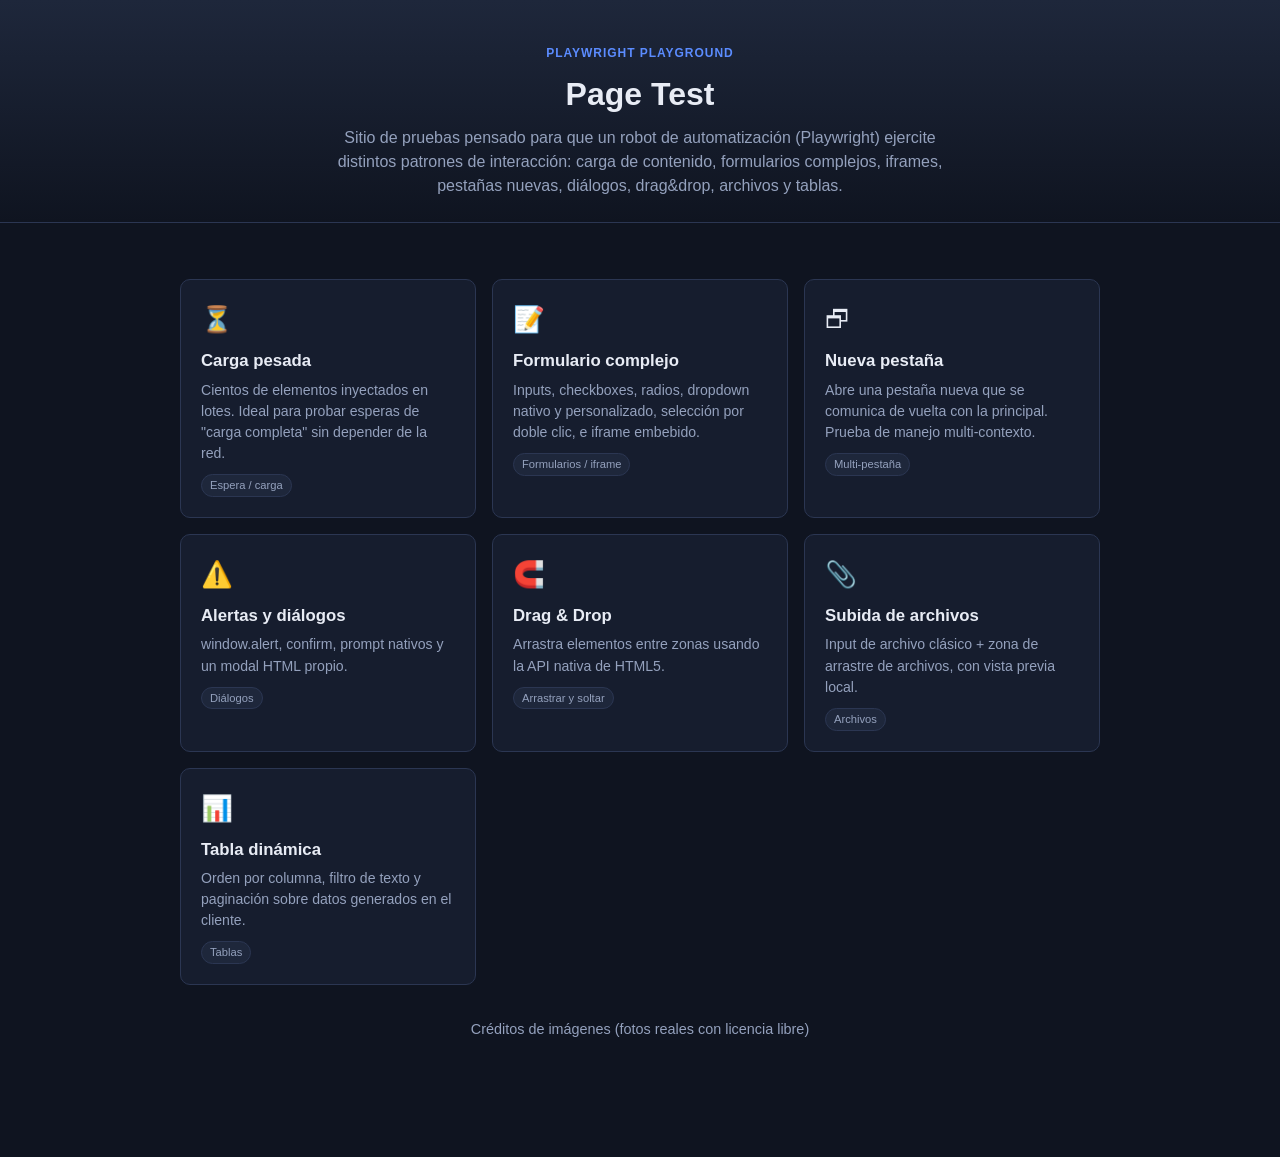
<file: index.html>
<!DOCTYPE html>
<html lang="es">
<head>
<meta charset="UTF-8" />
<meta name="viewport" content="width=device-width, initial-scale=1.0" />
<title>Page Test — Campo de pruebas para robots</title>
<link rel="stylesheet" href="css/style.css?v=6" />
</head>
<body>

<header class="page-header">
  <span class="eyebrow">Playwright Playground</span>
  <h1>Page Test</h1>
  <p>Sitio de pruebas pensado para que un robot de automatización (Playwright) ejercite distintos patrones de interacción: carga de contenido, formularios complejos, iframes, pestañas nuevas, diálogos, drag&amp;drop, archivos y tablas.</p>
</header>

<main class="container">
  <div class="card-grid" data-testid="home-nav">

    <a class="test-card" href="pages/carga-pesada.html" data-testid="nav-carga-pesada">
      <span class="icon">⏳</span>
      <h3>Carga pesada</h3>
      <p>Cientos de elementos inyectados en lotes. Ideal para probar esperas de "carga completa" sin depender de la red.</p>
      <span class="tag">Espera / carga</span>
    </a>

    <a class="test-card" href="pages/formulario.html" data-testid="nav-formulario">
      <span class="icon">📝</span>
      <h3>Formulario complejo</h3>
      <p>Inputs, checkboxes, radios, dropdown nativo y personalizado, selección por doble clic, e iframe embebido.</p>
      <span class="tag">Formularios / iframe</span>
    </a>

    <a class="test-card" href="pages/nueva-pestana.html" data-testid="nav-nueva-pestana">
      <span class="icon">🗗</span>
      <h3>Nueva pestaña</h3>
      <p>Abre una pestaña nueva que se comunica de vuelta con la principal. Prueba de manejo multi-contexto.</p>
      <span class="tag">Multi-pestaña</span>
    </a>

    <a class="test-card" href="pages/alertas.html" data-testid="nav-alertas">
      <span class="icon">⚠️</span>
      <h3>Alertas y diálogos</h3>
      <p>window.alert, confirm, prompt nativos y un modal HTML propio.</p>
      <span class="tag">Diálogos</span>
    </a>

    <a class="test-card" href="pages/drag-drop.html" data-testid="nav-drag-drop">
      <span class="icon">🧲</span>
      <h3>Drag &amp; Drop</h3>
      <p>Arrastra elementos entre zonas usando la API nativa de HTML5.</p>
      <span class="tag">Arrastrar y soltar</span>
    </a>

    <a class="test-card" href="pages/subida-archivos.html" data-testid="nav-subida-archivos">
      <span class="icon">📎</span>
      <h3>Subida de archivos</h3>
      <p>Input de archivo clásico + zona de arrastre de archivos, con vista previa local.</p>
      <span class="tag">Archivos</span>
    </a>

    <a class="test-card" href="pages/tabla.html" data-testid="nav-tabla">
      <span class="icon">📊</span>
      <h3>Tabla dinámica</h3>
      <p>Orden por columna, filtro de texto y paginación sobre datos generados en el cliente.</p>
      <span class="tag">Tablas</span>
    </a>

  </div>

  <p style="text-align:center; margin-top:32px;">
    <a class="back-link" href="pages/creditos.html" style="justify-content:center;">Créditos de imágenes (fotos reales con licencia libre)</a>
  </p>
</main>

</body>
</html>
</file>
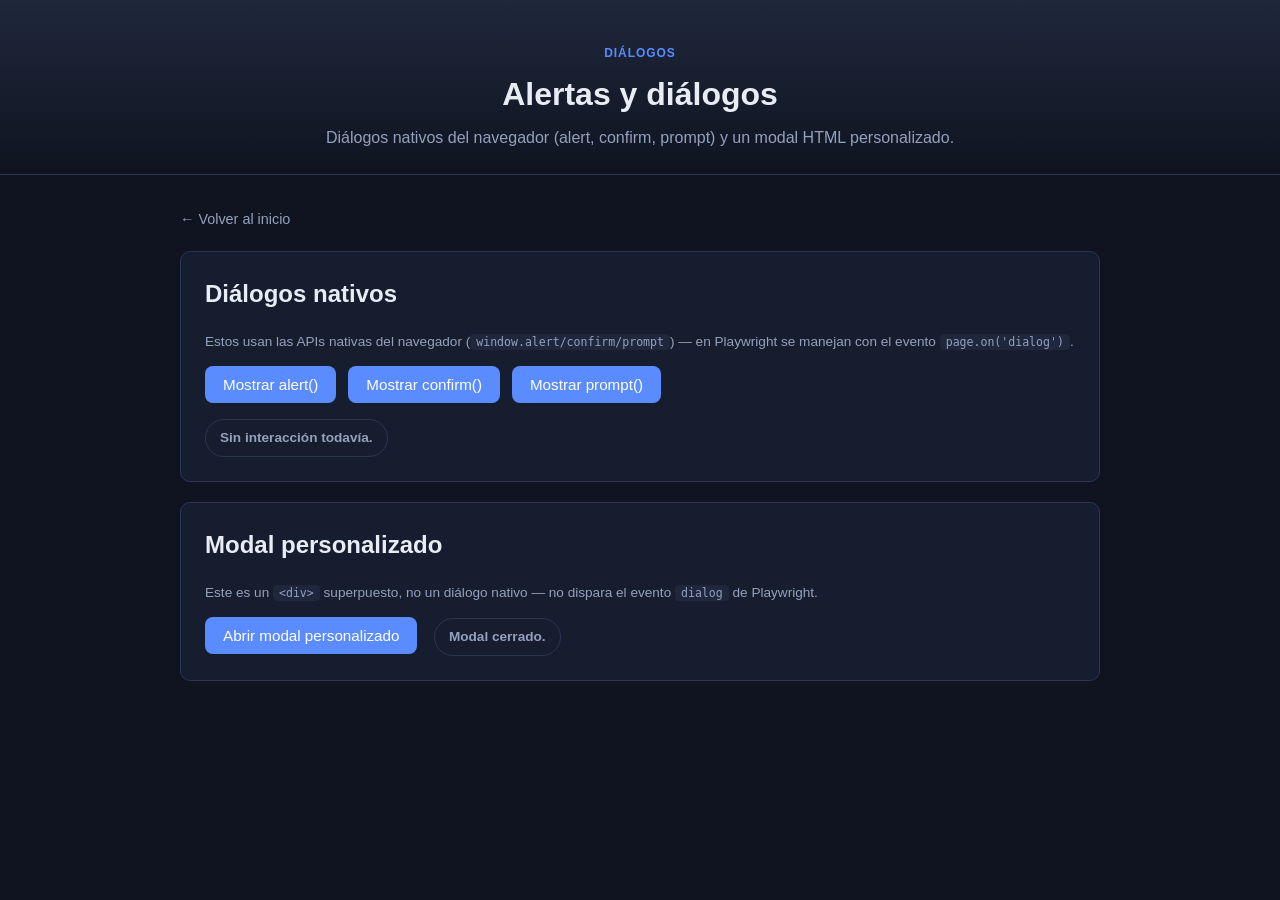
<file: pages/alertas.html>
<!DOCTYPE html>
<html lang="es">
<head>
<meta charset="UTF-8" />
<meta name="viewport" content="width=device-width, initial-scale=1.0" />
<title>Alertas y diálogos — Page Test</title>
<link rel="stylesheet" href="../css/style.css?v=6" />
</head>
<body>

<header class="page-header">
  <span class="eyebrow">Diálogos</span>
  <h1>Alertas y diálogos</h1>
  <p>Diálogos nativos del navegador (alert, confirm, prompt) y un modal HTML personalizado.</p>
</header>

<main class="container">
  <a class="back-link" href="../index.html">← Volver al inicio</a>

  <div class="panel">
    <h2>Diálogos nativos</h2>
    <p class="helper-text">Estos usan las APIs nativas del navegador (<code>window.alert/confirm/prompt</code>) — en Playwright se manejan con el evento <code>page.on('dialog')</code>.</p>

    <div style="display:flex; gap:12px; flex-wrap:wrap; margin-bottom: 16px;">
      <button class="btn" id="btn-alert" data-testid="btn-native-alert">Mostrar alert()</button>
      <button class="btn" id="btn-confirm" data-testid="btn-native-confirm">Mostrar confirm()</button>
      <button class="btn" id="btn-prompt" data-testid="btn-native-prompt">Mostrar prompt()</button>
    </div>

    <span class="status status--idle" id="native-status" data-testid="native-dialog-status" data-state="idle">
      <span id="native-status-text">Sin interacción todavía.</span>
    </span>
  </div>

  <div class="panel">
    <h2>Modal personalizado</h2>
    <p class="helper-text">Este es un <code>&lt;div&gt;</code> superpuesto, no un diálogo nativo — no dispara el evento <code>dialog</code> de Playwright.</p>
    <button class="btn" id="open-modal-btn" data-testid="btn-open-modal">Abrir modal personalizado</button>
    <span class="status status--idle" id="modal-status" data-testid="modal-status" data-state="idle" style="margin-left:12px;">
      <span id="modal-status-text">Modal cerrado.</span>
    </span>
  </div>
</main>

<div class="modal-overlay" id="modal-overlay" data-testid="modal-overlay" hidden>
  <div class="modal" role="dialog" aria-modal="true" aria-labelledby="modal-title">
    <h3 id="modal-title">Confirmar acción</h3>
    <img class="banner-image" src="../assets/images/heavy/photo-18.jpg?v=3" alt="Auto" data-testid="modal-image" />
    <p class="helper-text">Este es un modal construido con HTML/CSS, útil para probar la localización de overlays y el foco.</p>
    <div class="field">
      <label for="modal-input">Escribe algo antes de confirmar</label>
      <input type="text" id="modal-input" data-testid="modal-input" />
    </div>
    <div class="modal-actions">
      <button class="btn secondary" id="modal-cancel" data-testid="modal-cancel">Cancelar</button>
      <button class="btn" id="modal-confirm" data-testid="modal-confirm">Confirmar</button>
    </div>
  </div>
</div>

<script>
  const nativeStatus = document.getElementById('native-status');
  const nativeStatusText = document.getElementById('native-status-text');

  function setNativeStatus(text, done) {
    nativeStatus.className = 'status ' + (done ? 'status--done' : 'status--idle');
    nativeStatusText.textContent = text;
  }

  document.getElementById('btn-alert').addEventListener('click', () => {
    alert('Este es un alert() nativo de prueba.');
    setNativeStatus('Se mostró y cerró un alert().', true);
  });

  document.getElementById('btn-confirm').addEventListener('click', () => {
    const ok = confirm('¿Confirmas la acción de prueba?');
    setNativeStatus('confirm() devolvió: ' + ok, true);
  });

  document.getElementById('btn-prompt').addEventListener('click', () => {
    const value = prompt('Escribe un valor de prueba:', '');
    setNativeStatus('prompt() devolvió: ' + (value === null ? 'null (cancelado)' : '"' + value + '"'), true);
  });

  // Modal personalizado
  const overlay = document.getElementById('modal-overlay');
  const modalStatus = document.getElementById('modal-status');
  const modalStatusText = document.getElementById('modal-status-text');

  function setModalStatus(text) {
    modalStatusText.textContent = text;
  }

  document.getElementById('open-modal-btn').addEventListener('click', () => {
    overlay.hidden = false;
    modalStatus.className = 'status status--pending';
    setModalStatus('Modal abierto, esperando confirmación…');
    document.getElementById('modal-input').focus();
  });

  document.getElementById('modal-cancel').addEventListener('click', () => {
    overlay.hidden = true;
    modalStatus.className = 'status status--idle';
    setModalStatus('Modal cerrado (cancelado).');
  });

  document.getElementById('modal-confirm').addEventListener('click', () => {
    const value = document.getElementById('modal-input').value.trim();
    overlay.hidden = true;
    modalStatus.className = 'status status--done';
    setModalStatus('Modal confirmado con valor: "' + value + '"');
  });
</script>

</body>
</html>
</file>
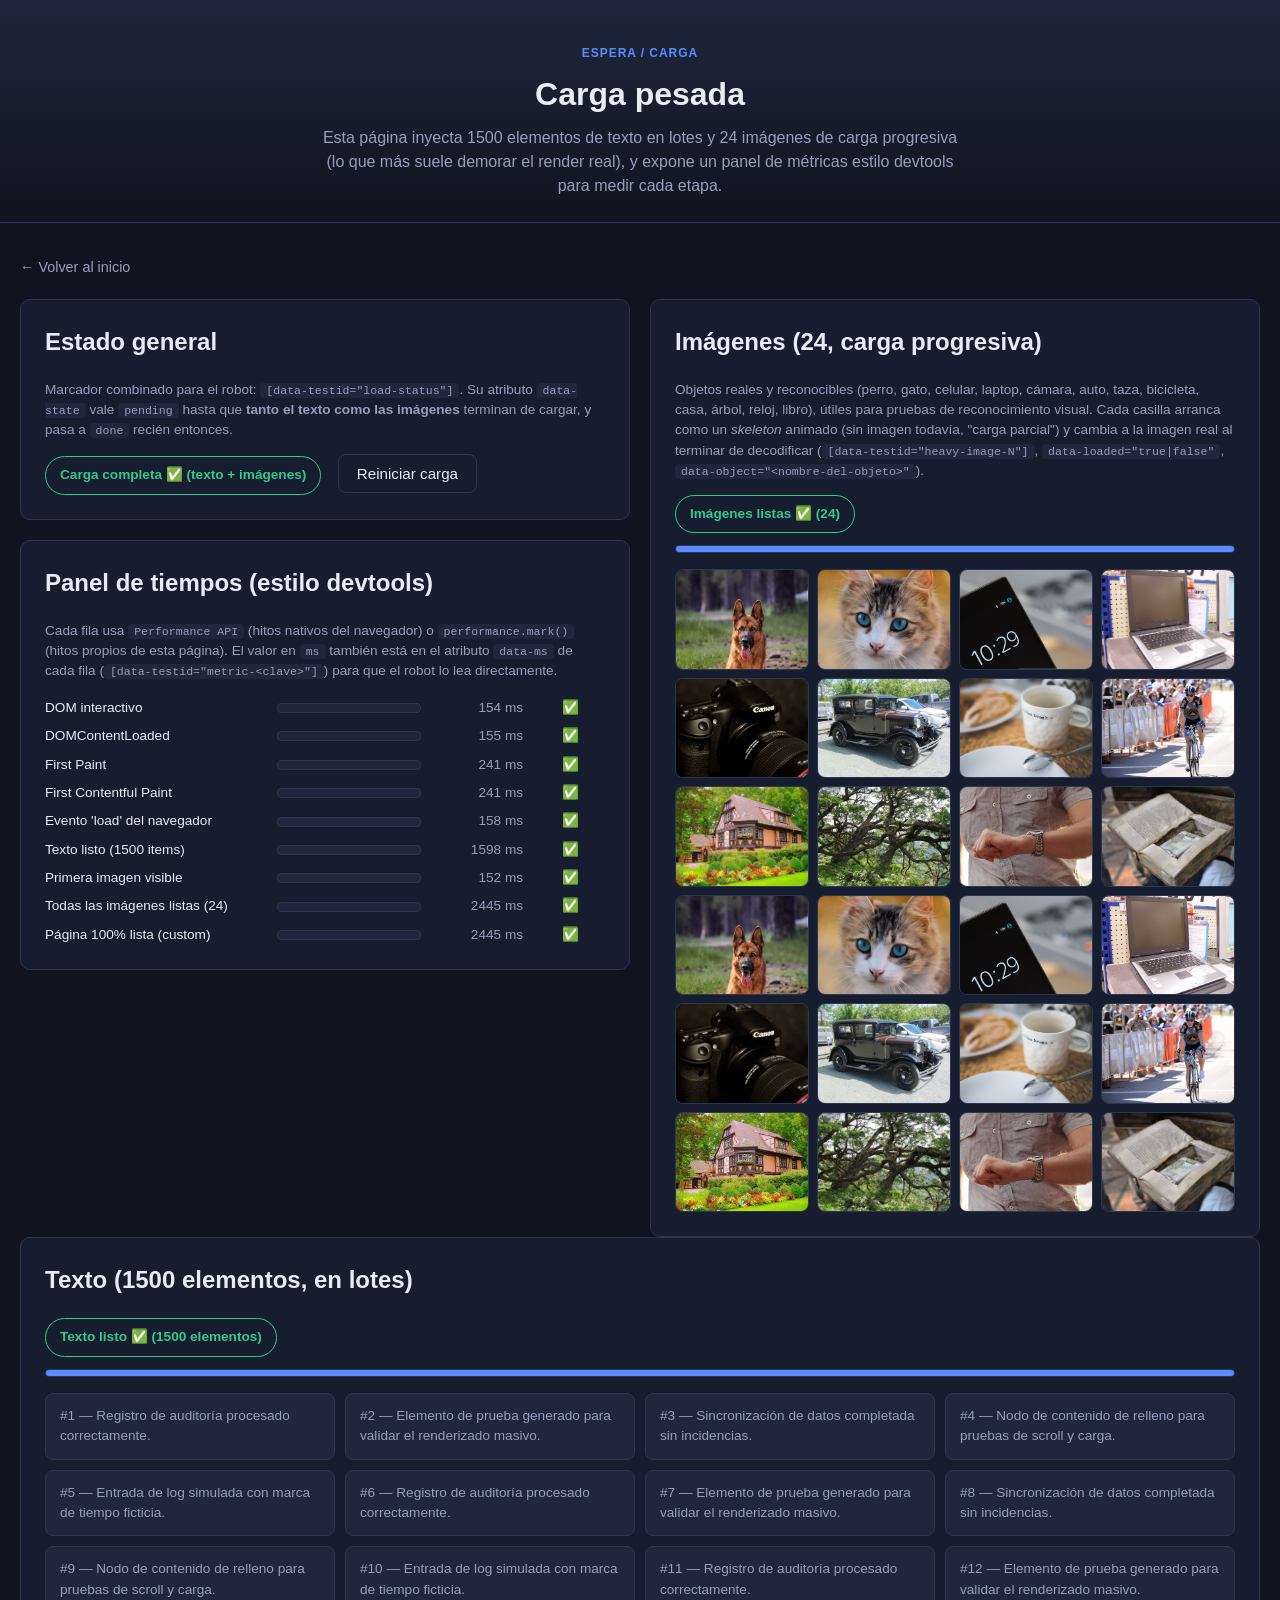
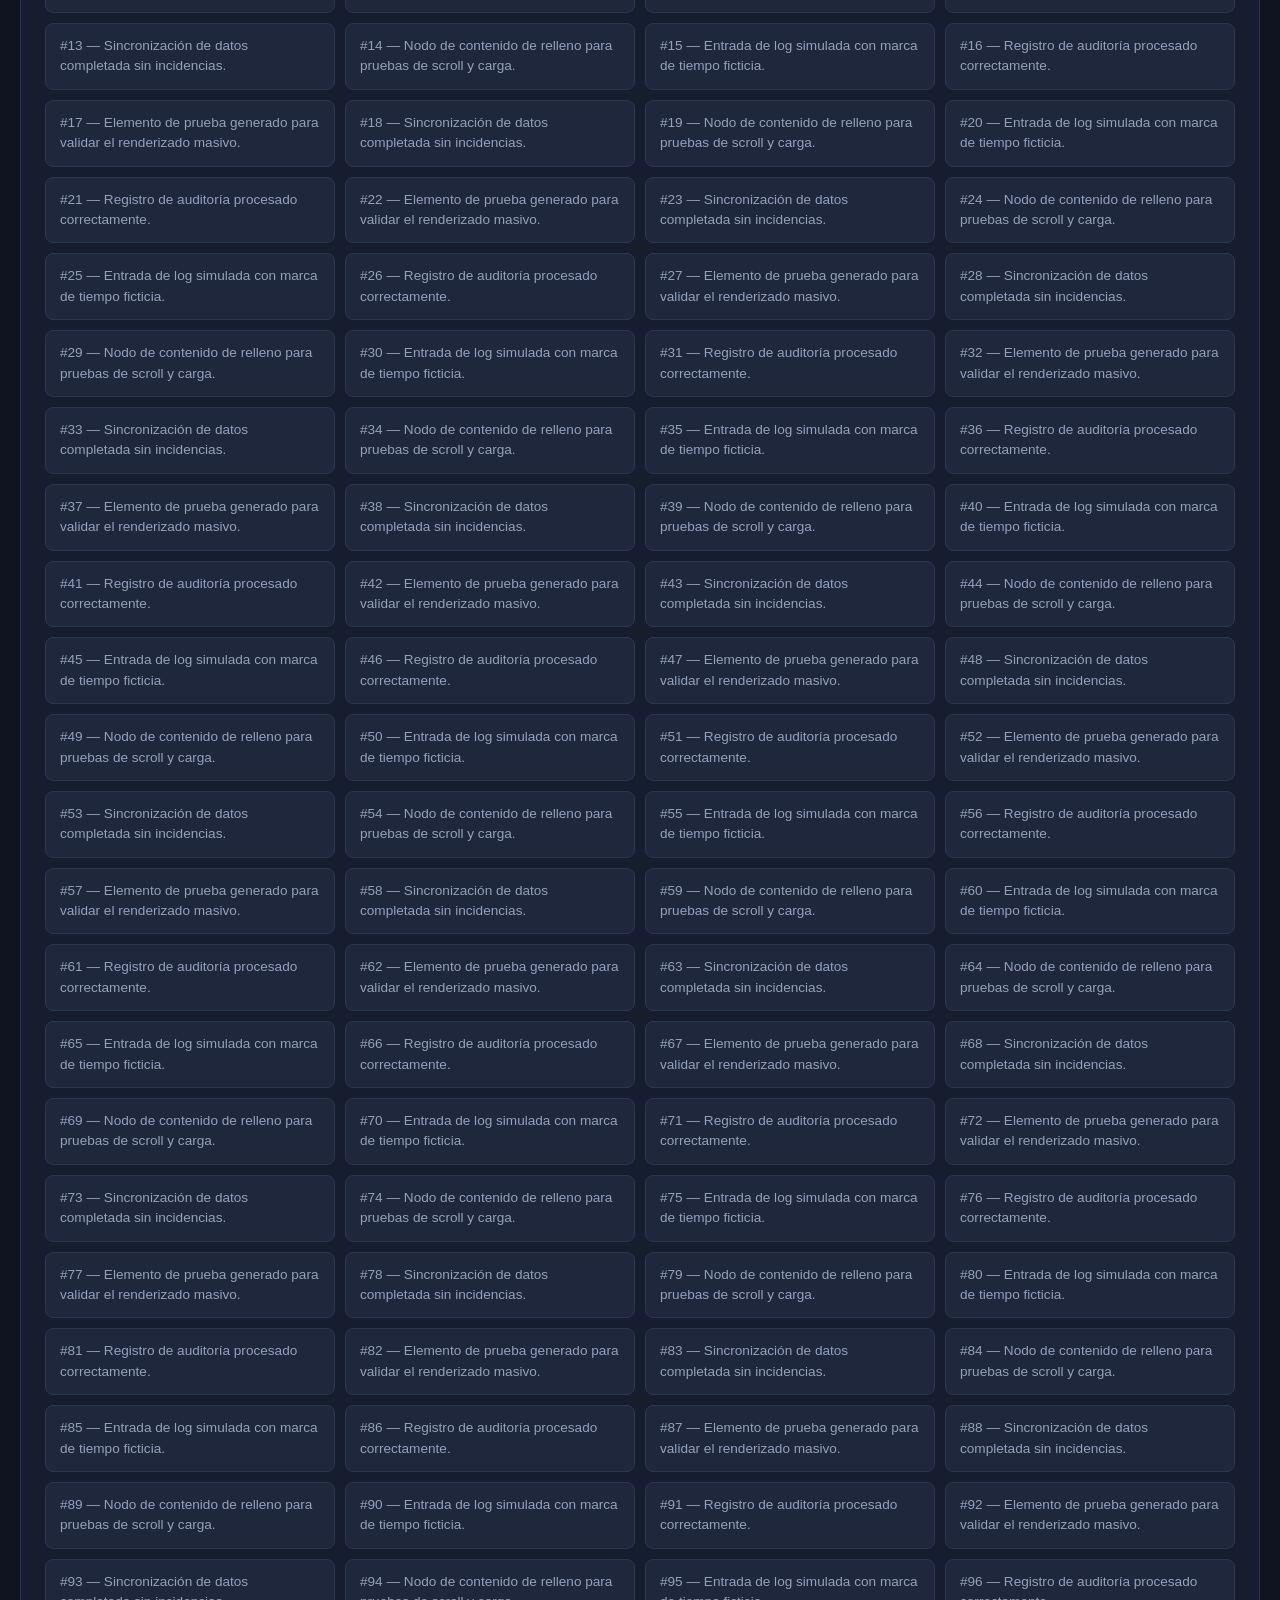
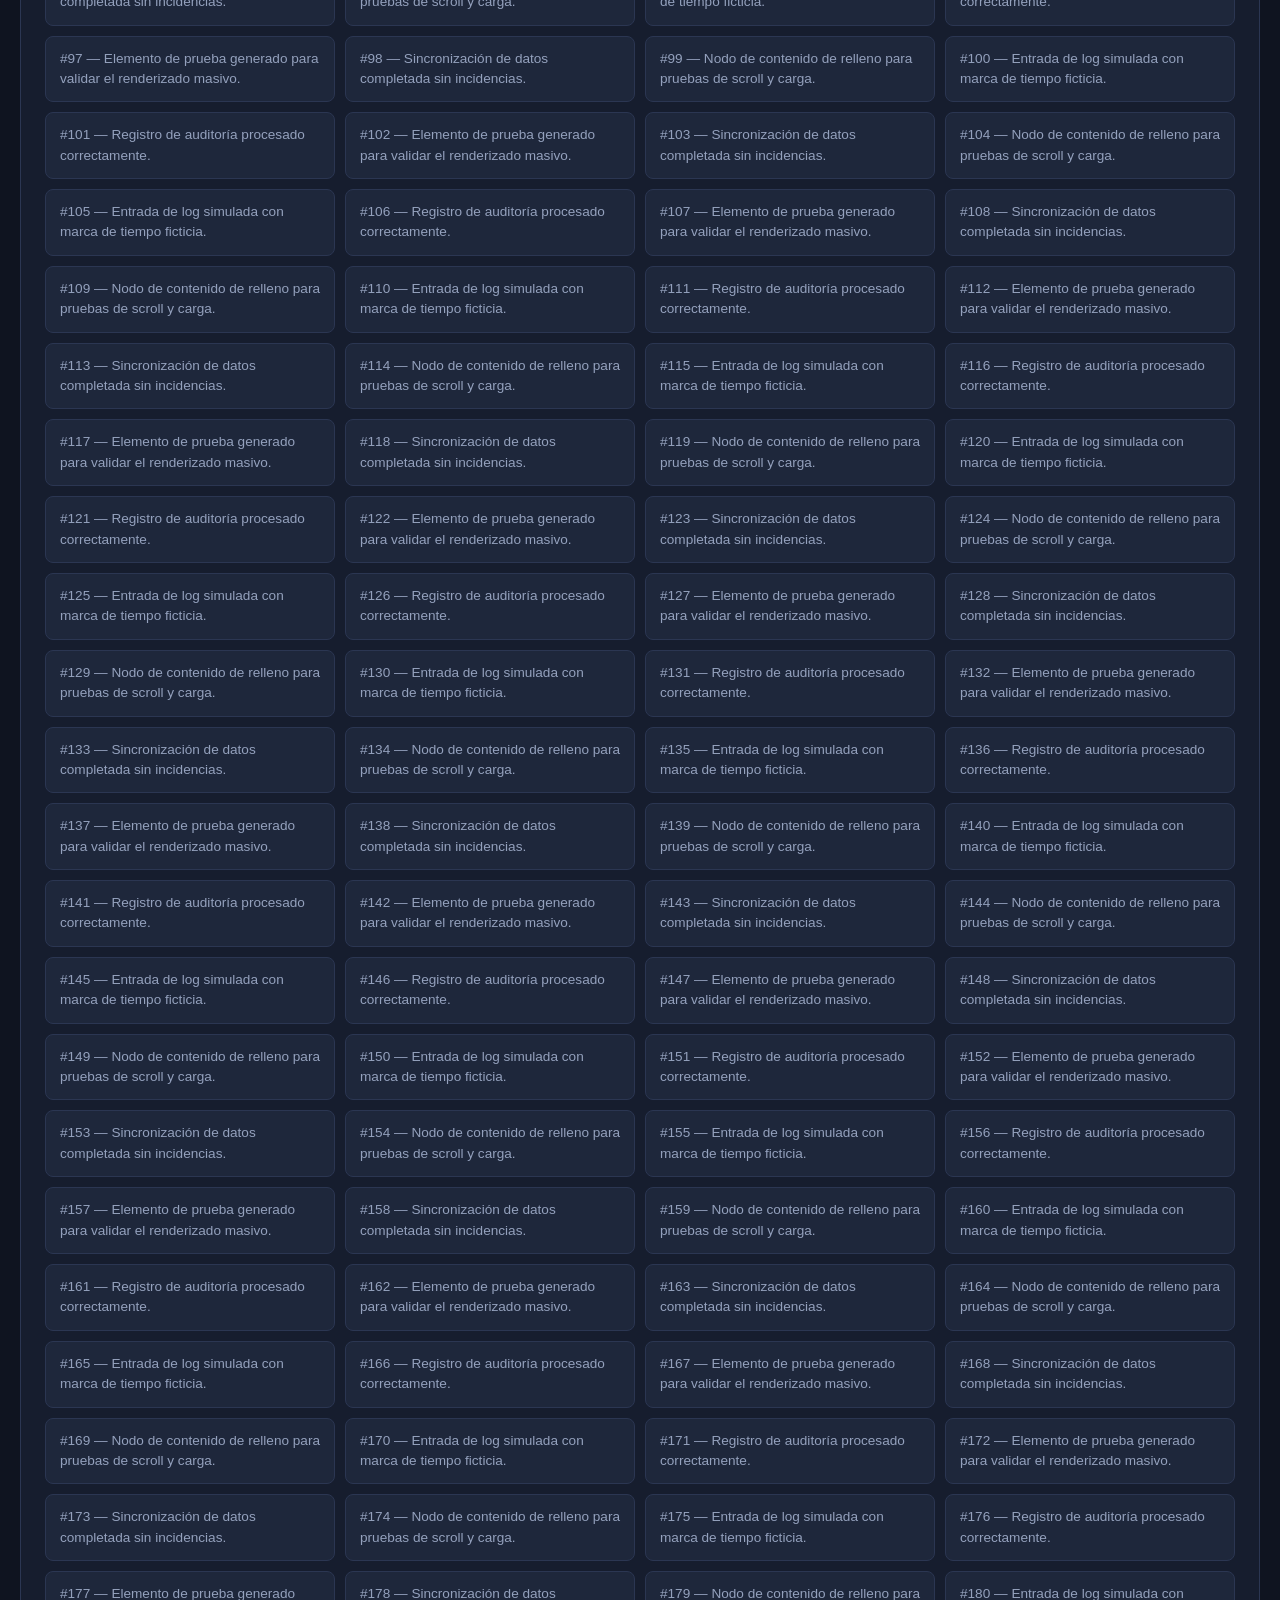
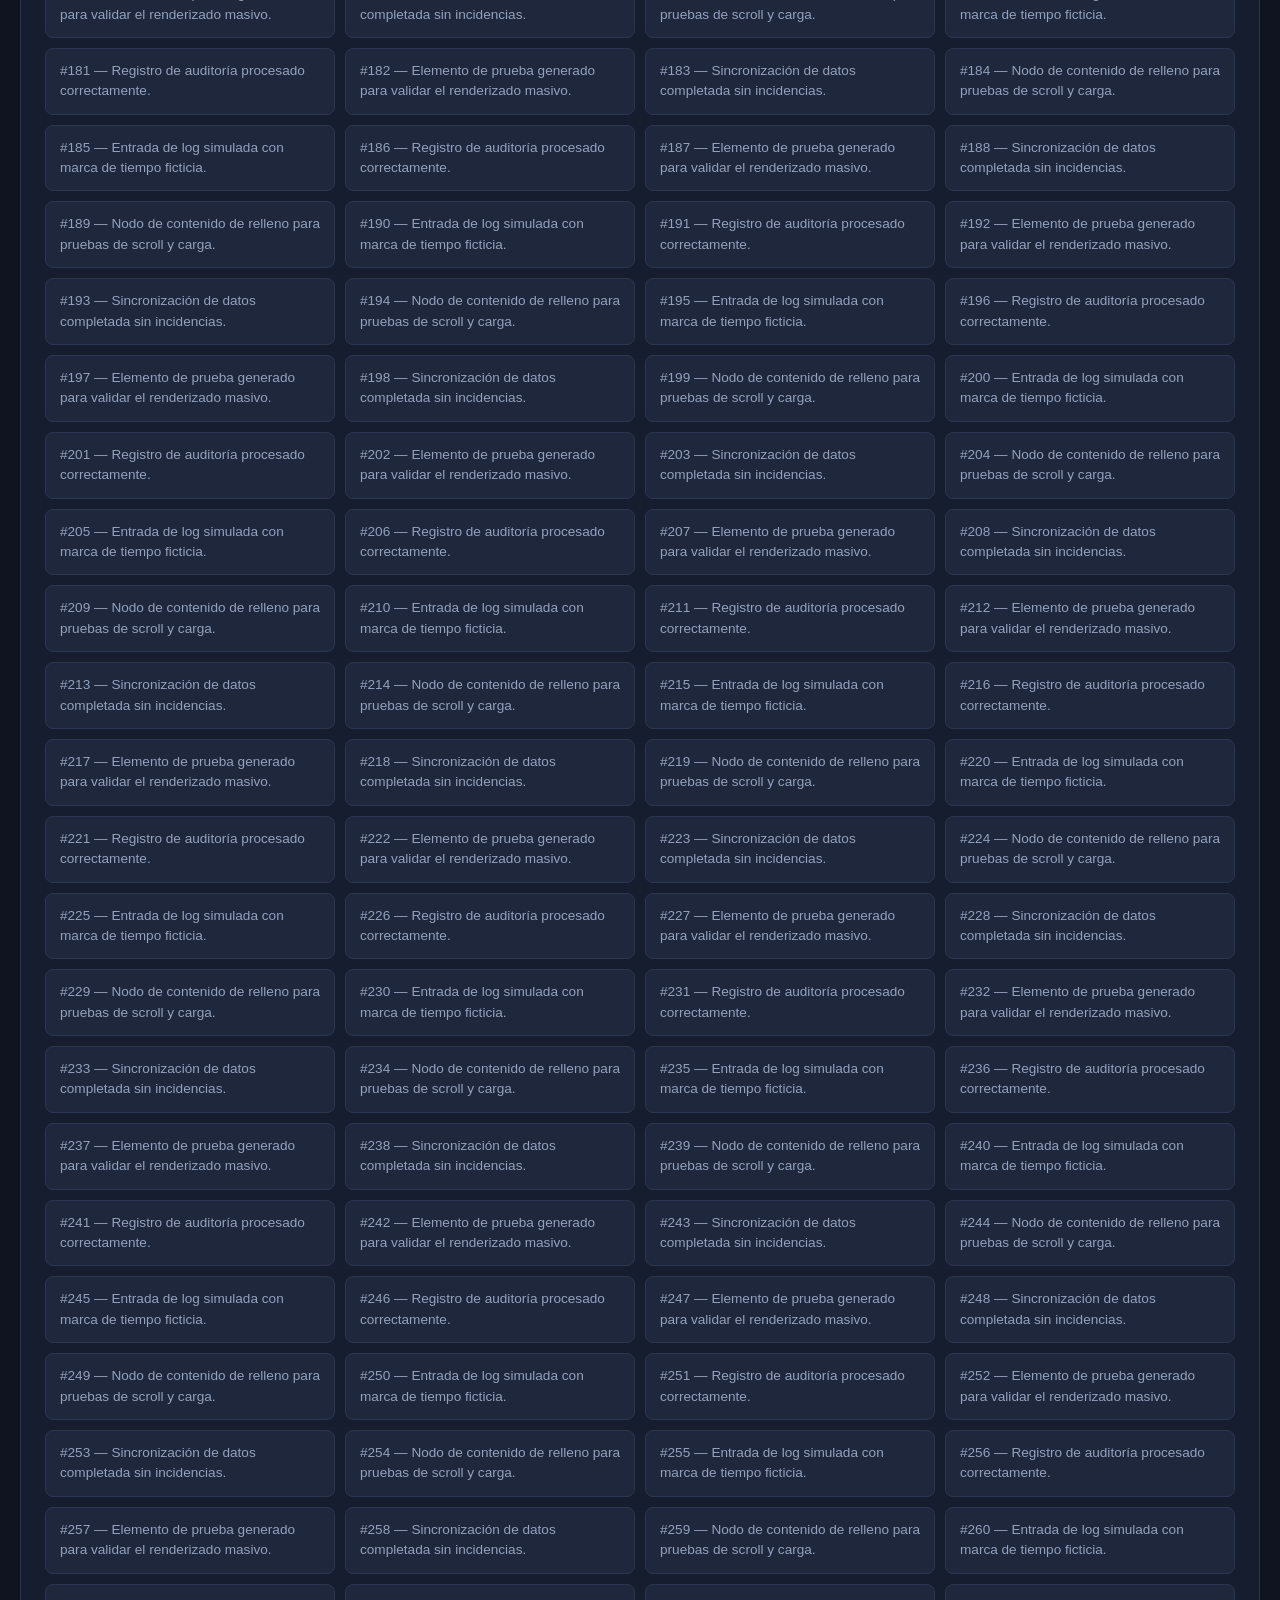
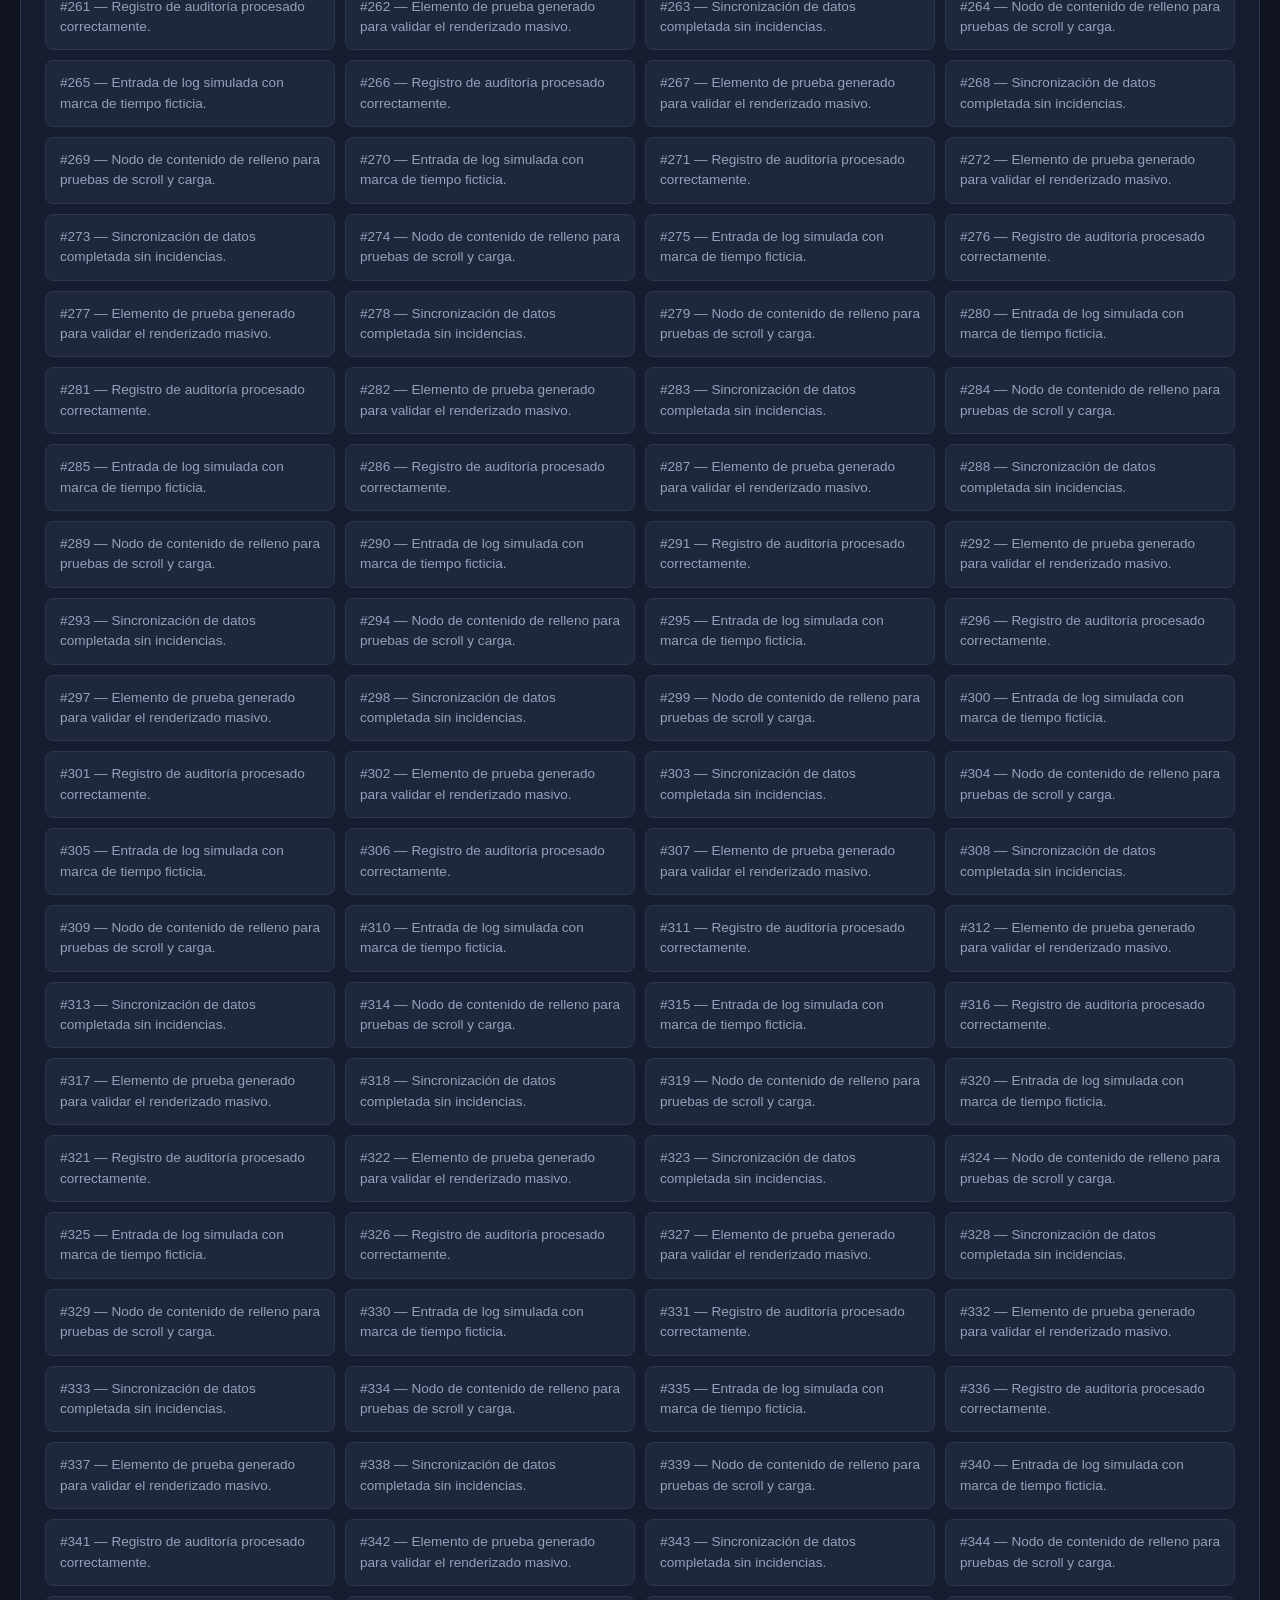
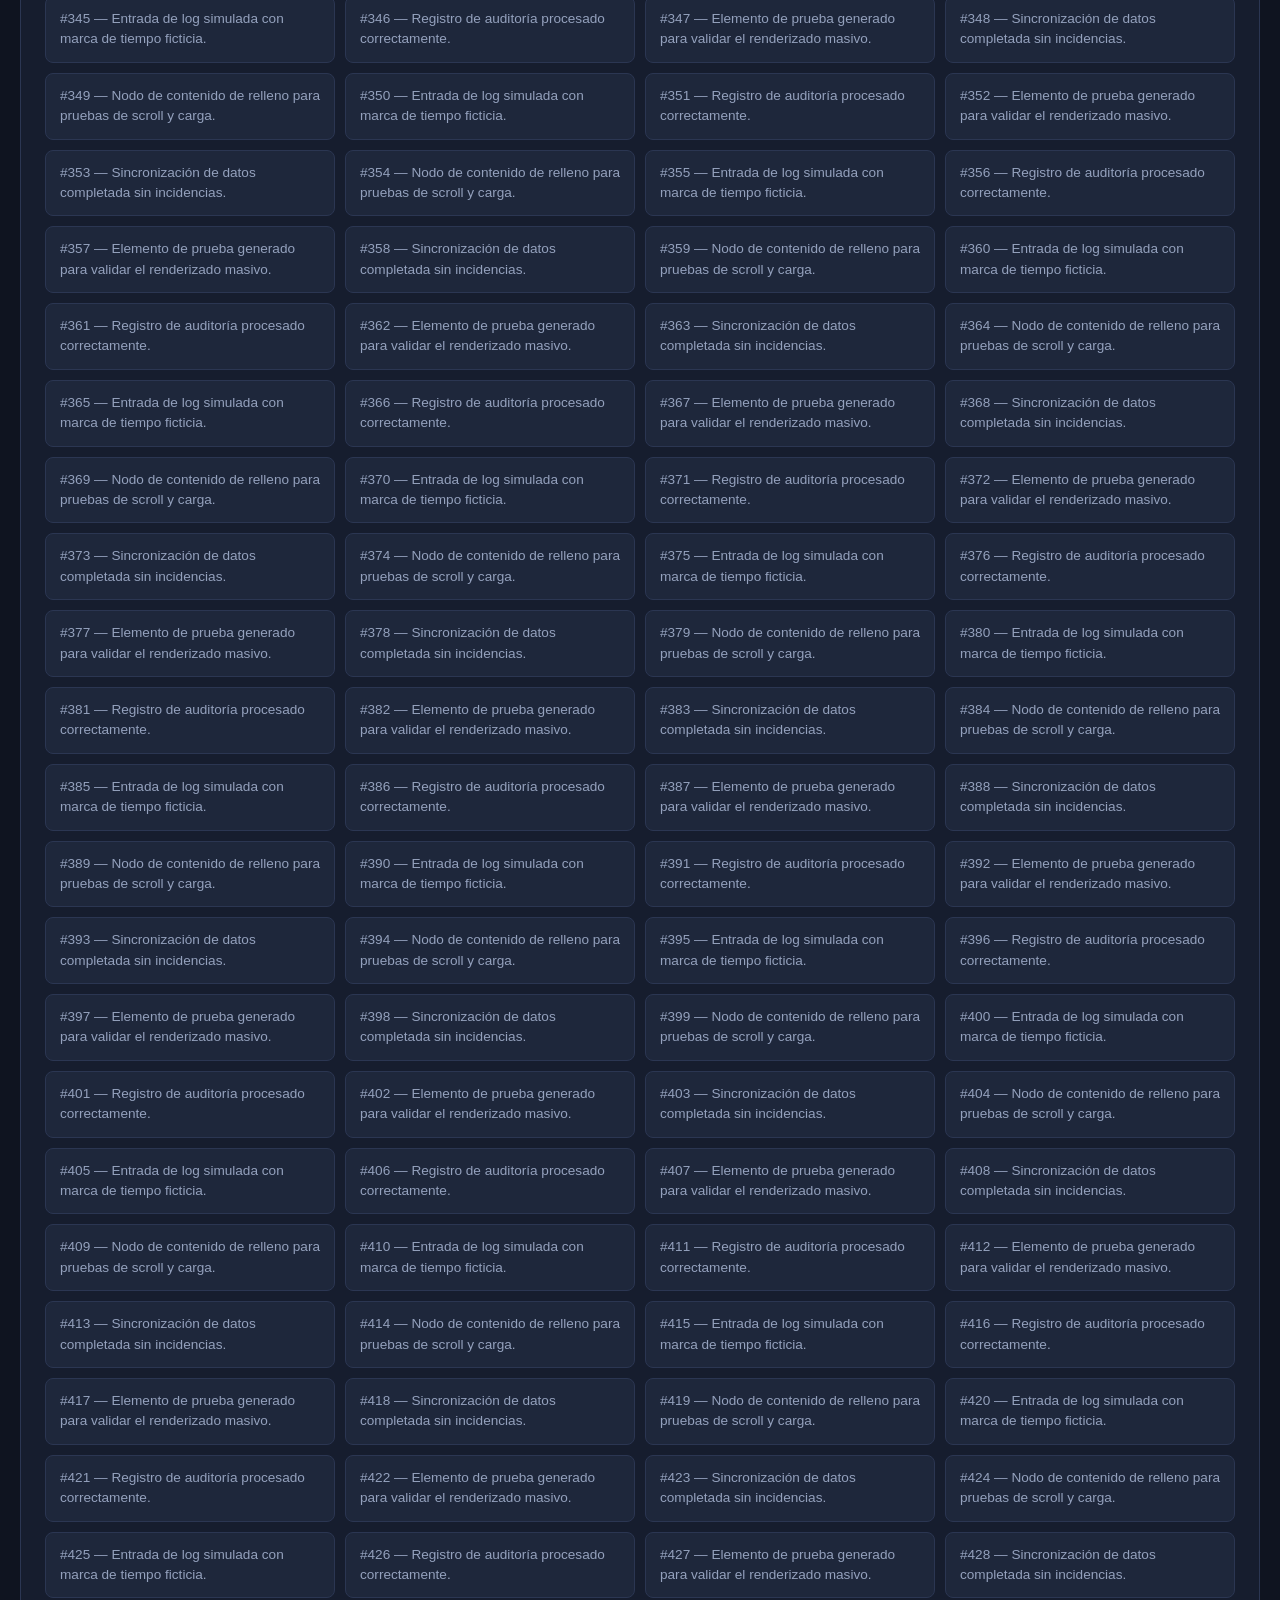
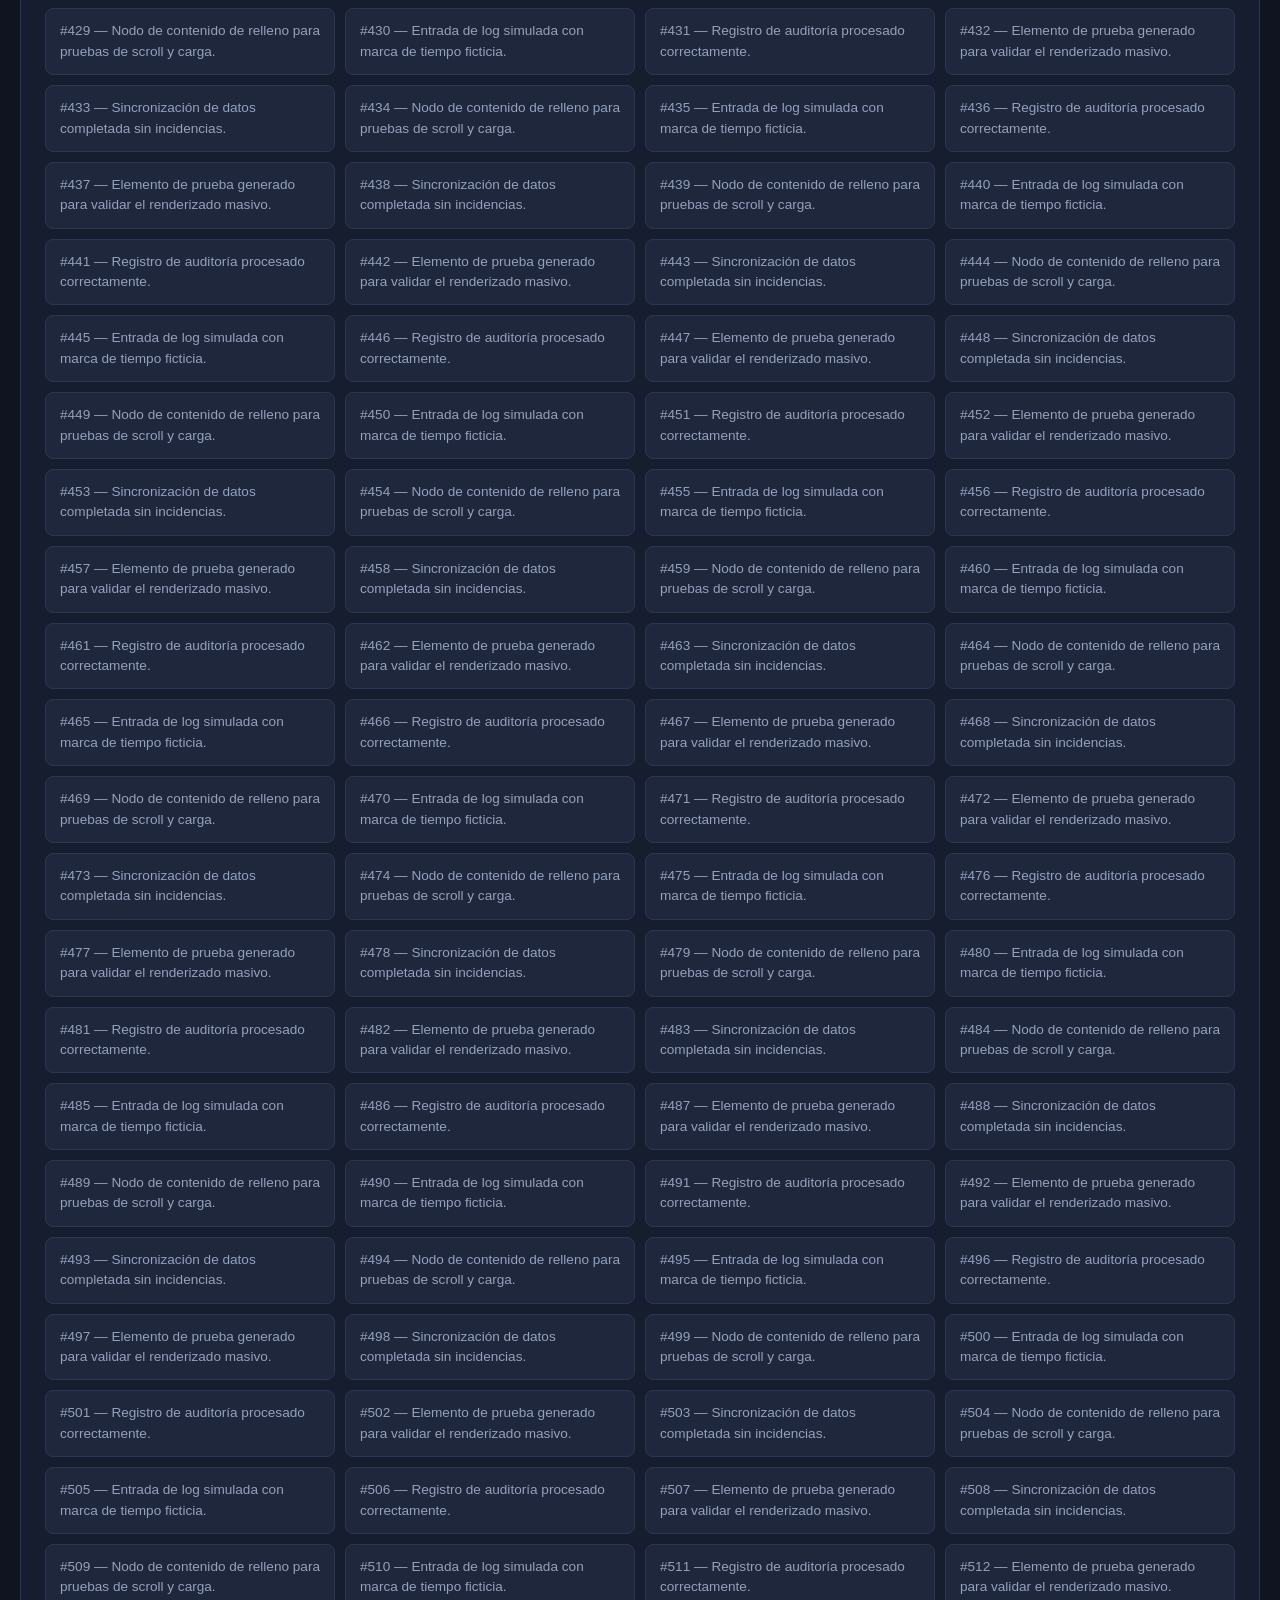
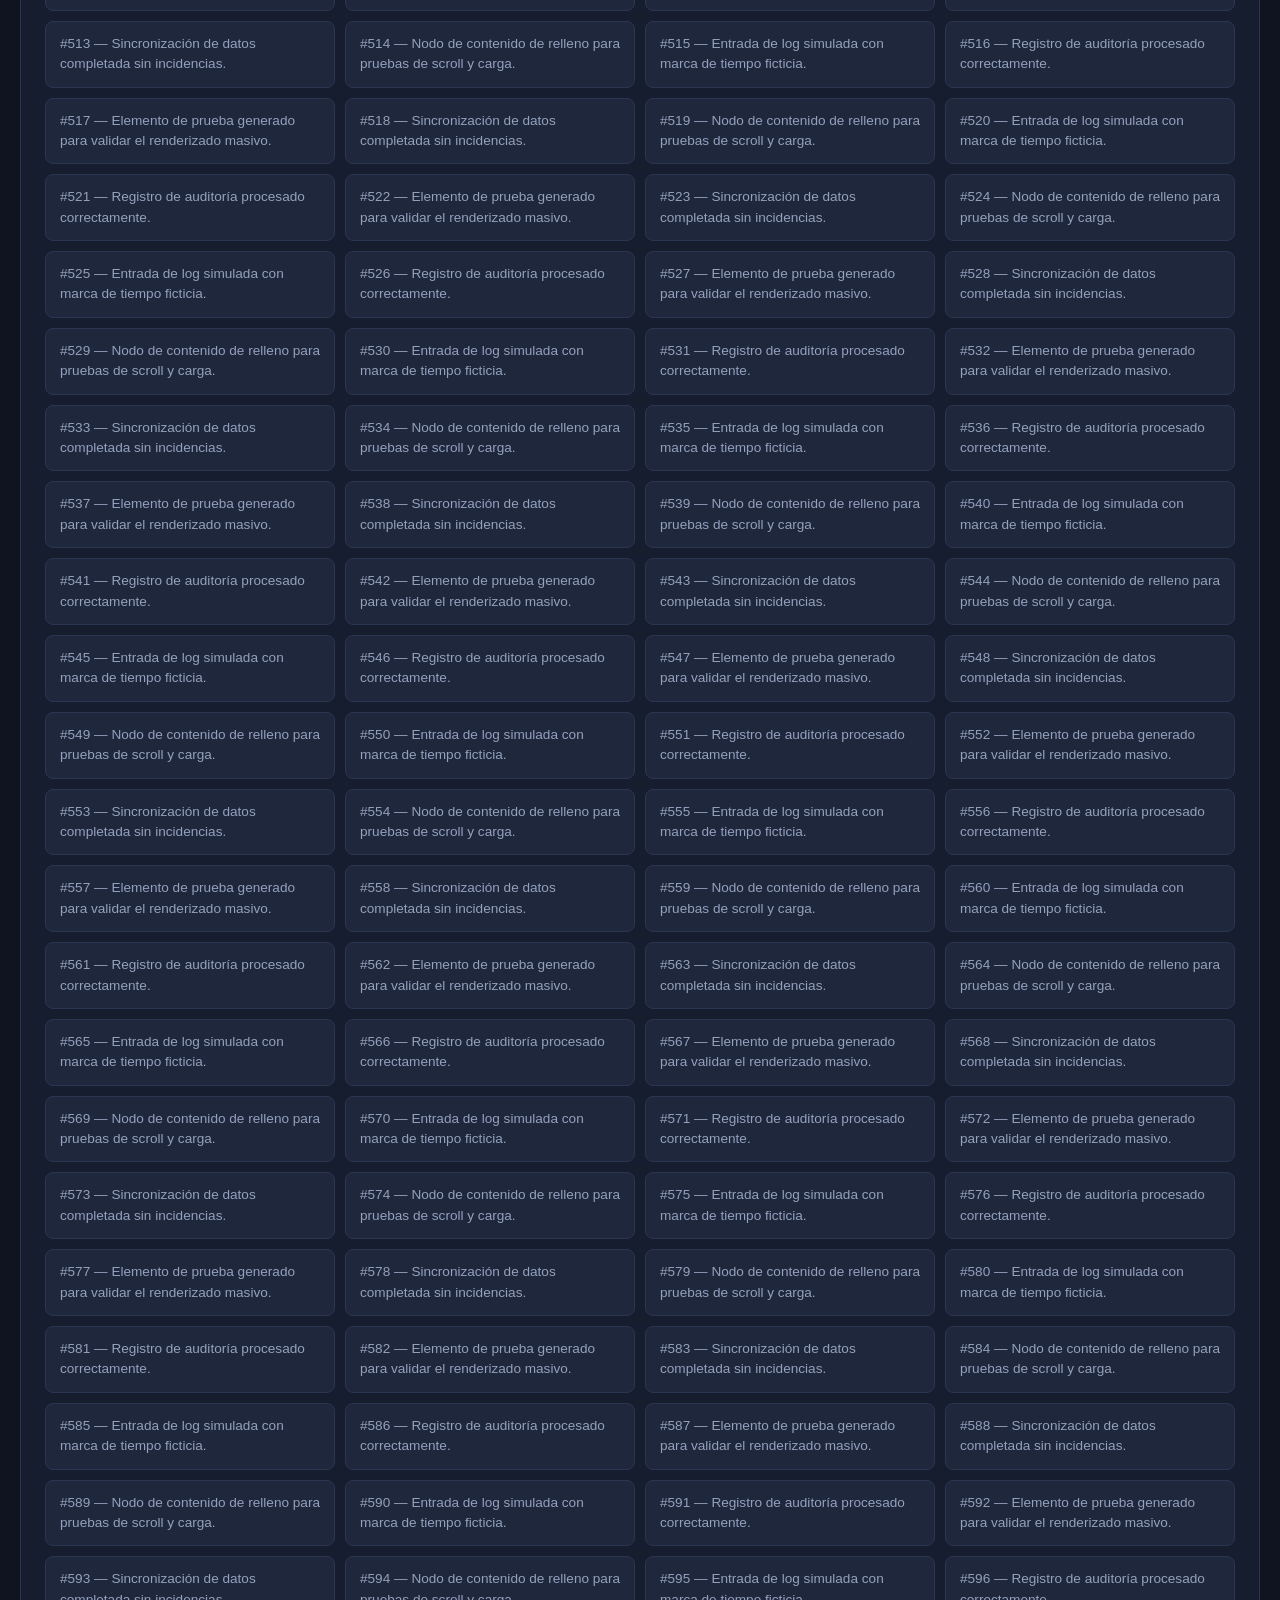
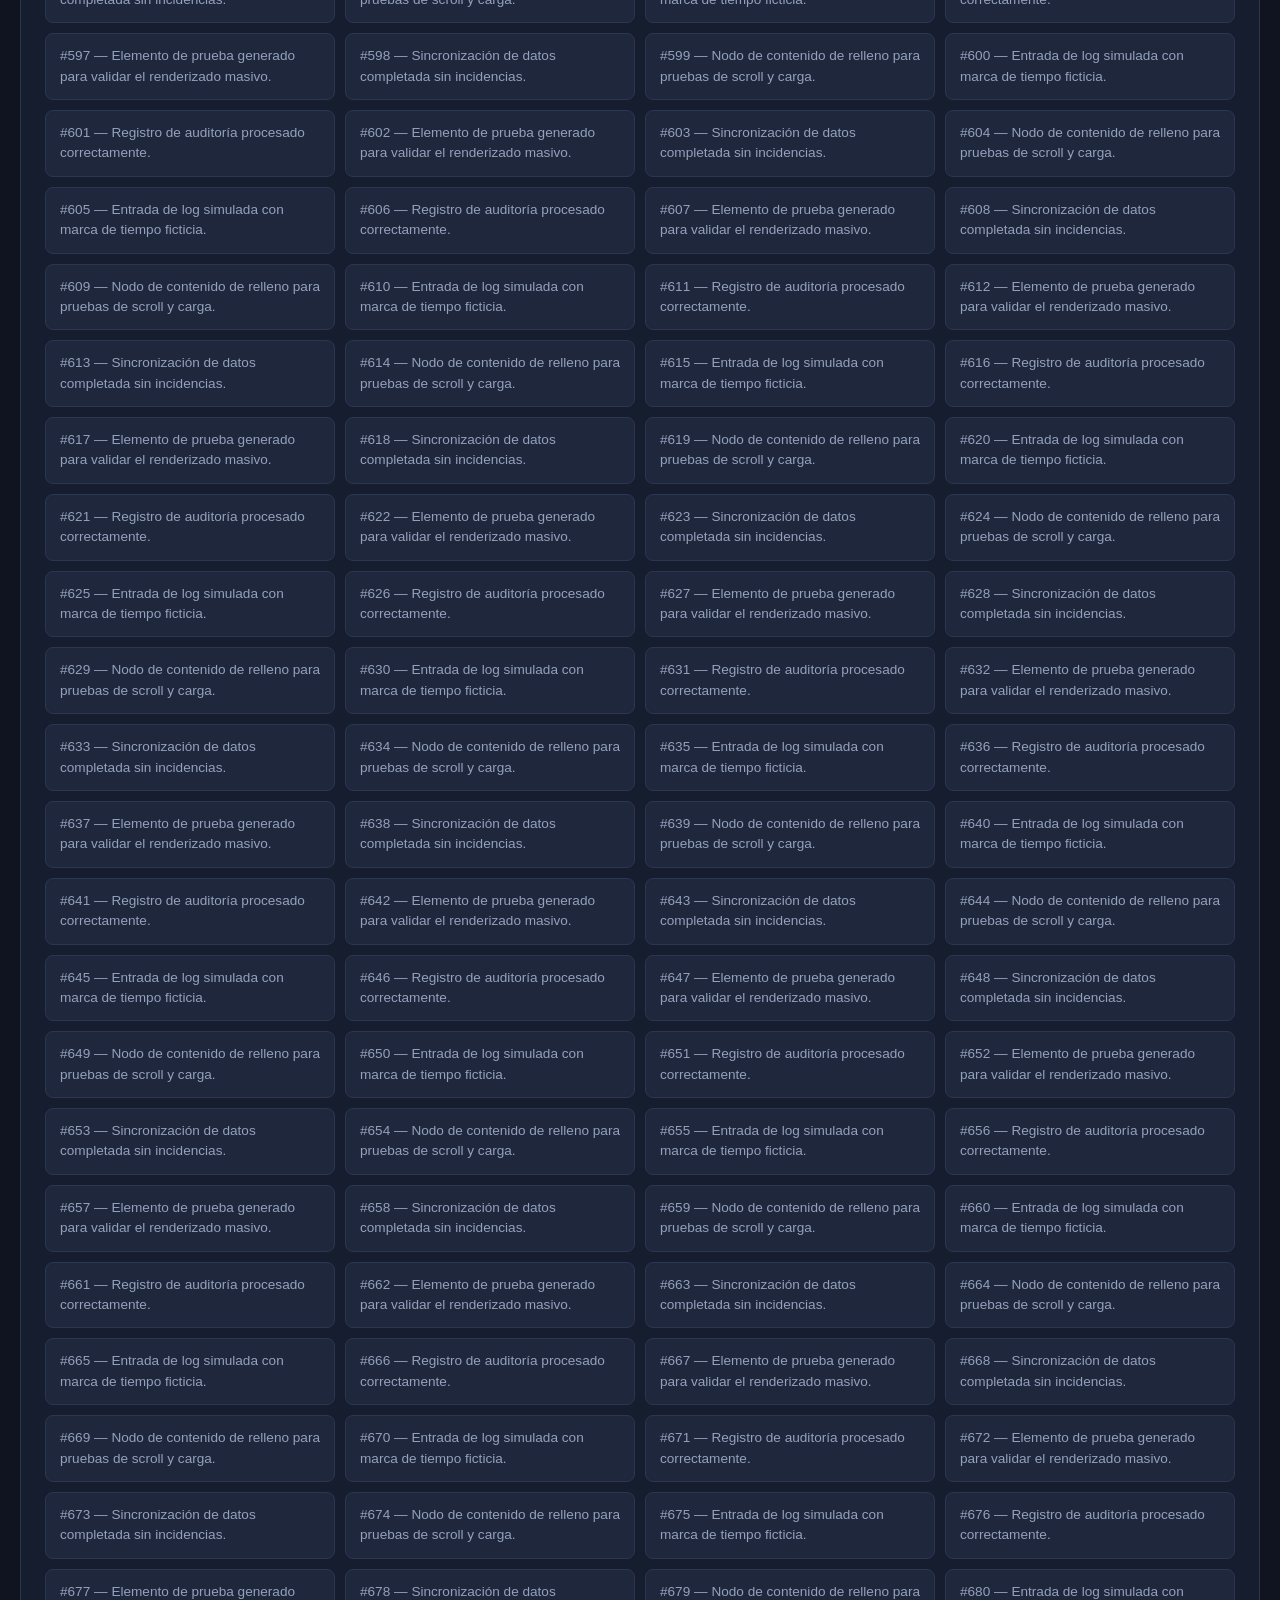
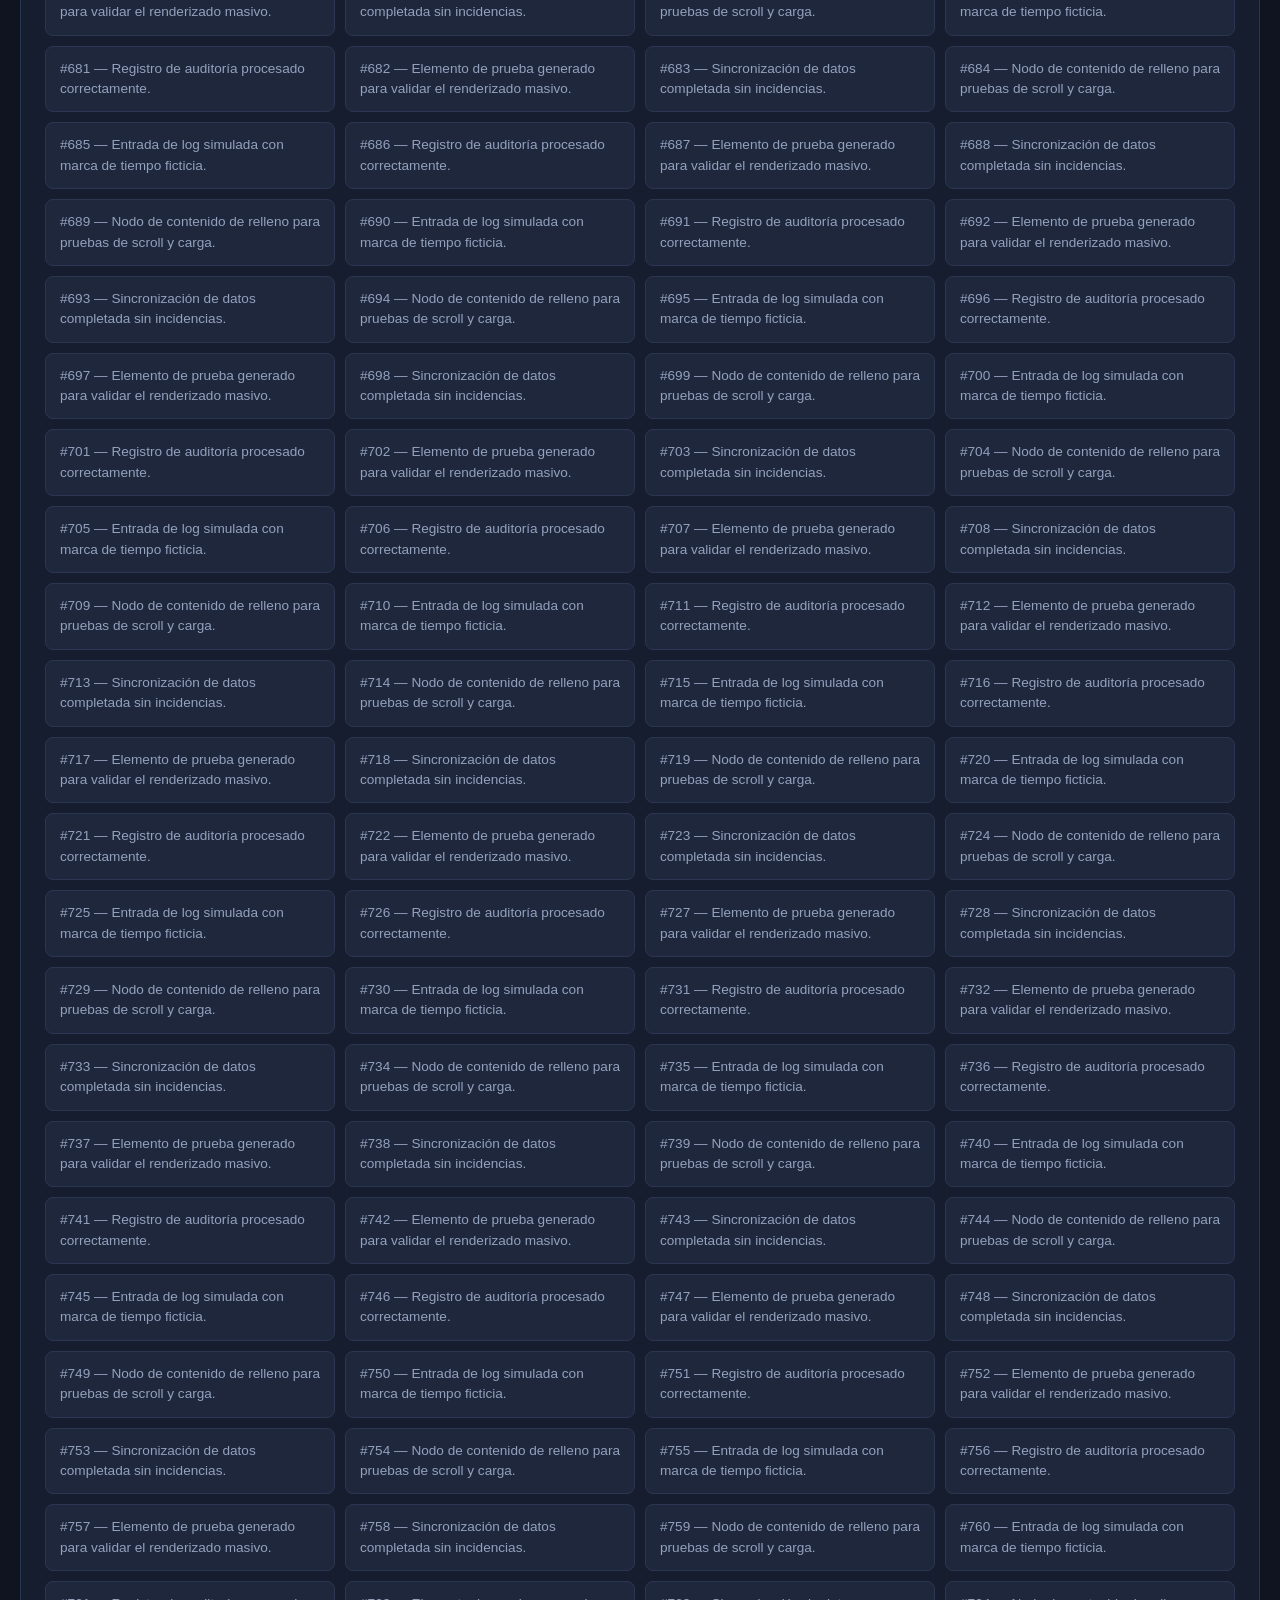
<file: pages/carga-pesada.html>
<!DOCTYPE html>
<html lang="es">
<head>
<meta charset="UTF-8" />
<meta name="viewport" content="width=device-width, initial-scale=1.0" />
<title>Carga pesada — Page Test</title>
<link rel="stylesheet" href="../css/style.css?v=6" />
</head>
<body>

<header class="page-header">
  <span class="eyebrow">Espera / carga</span>
  <h1>Carga pesada</h1>
  <p>Esta página inyecta 1500 elementos de texto en lotes y 24 imágenes de carga progresiva (lo que más suele demorar el render real), y expone un panel de métricas estilo devtools para medir cada etapa.</p>
</header>

<main class="container container--wide">
  <a class="back-link" href="../index.html">← Volver al inicio</a>

  <div class="load-page-grid">
    <div class="load-col">
      <div class="panel">
        <h2>Estado general</h2>
        <p class="helper-text">
          Marcador combinado para el robot: <code>[data-testid="load-status"]</code>.
          Su atributo <code>data-state</code> vale <code>pending</code> hasta que <strong>tanto el texto como las imágenes</strong> terminan de cargar, y pasa a <code>done</code> recién entonces.
        </p>
        <span class="status status--pending" id="load-status" data-testid="load-status" data-state="pending">
          <span id="load-status-text">Cargando…</span>
        </span>
        <button class="btn secondary" id="restart-btn" data-testid="restart-load" style="margin-left:12px;">Reiniciar carga</button>
      </div>

      <div class="panel">
        <h2>Panel de tiempos (estilo devtools)</h2>
        <p class="helper-text">
          Cada fila usa <code>Performance API</code> (hitos nativos del navegador) o <code>performance.mark()</code>
          (hitos propios de esta página). El valor en <code>ms</code> también está en el atributo
          <code>data-ms</code> de cada fila (<code>[data-testid="metric-&lt;clave&gt;"]</code>) para que el robot lo lea directamente.
        </p>
        <div class="metrics-table" id="metrics-table" data-testid="metrics-table"></div>
      </div>
    </div>

    <div class="load-col">
      <div class="panel">
        <h2>Imágenes (24, carga progresiva)</h2>
        <p class="helper-text">
          Objetos reales y reconocibles (perro, gato, celular, laptop, cámara, auto, taza, bicicleta, casa, árbol,
          reloj, libro), útiles para pruebas de reconocimiento visual. Cada casilla arranca como un <em>skeleton</em>
          animado (sin imagen todavía, "carga parcial") y cambia a la imagen real al terminar de decodificar
          (<code>[data-testid="heavy-image-N"]</code>, <code>data-loaded="true|false"</code>,
          <code>data-object="&lt;nombre-del-objeto&gt;"</code>).
        </p>
        <span class="status status--pending" id="image-status" data-testid="image-status" data-state="pending">
          <span id="image-status-text">Cargando… 0 / 24</span>
        </span>
        <div class="progress-bar"><div id="image-progress-fill" data-testid="image-progress-fill"></div></div>
        <div class="image-grid image-grid--compact" id="image-grid" data-testid="image-grid"></div>
      </div>
    </div>
  </div>

  <div class="panel">
    <h2>Texto (1500 elementos, en lotes)</h2>
    <span class="status status--pending" id="text-status" data-testid="text-status" data-state="pending">
      <span id="text-status-text">Cargando… 0 / 1500</span>
    </span>
    <div class="progress-bar"><div id="progress-fill" data-testid="progress-fill"></div></div>
    <div class="item-list" id="item-list" data-testid="item-list"></div>
  </div>
</main>

<script>
  // ---------- Configuración ----------
  const TOTAL_ITEMS = 1500;
  const TEXT_BATCH_SIZE = 40;
  const TOTAL_IMAGES = 24;

  const LOREM = [
    'Registro de auditoría procesado correctamente.',
    'Elemento de prueba generado para validar el renderizado masivo.',
    'Sincronización de datos completada sin incidencias.',
    'Nodo de contenido de relleno para pruebas de scroll y carga.',
    'Entrada de log simulada con marca de tiempo ficticia.'
  ];

  // ---------- Elementos ----------
  const list = document.getElementById('item-list');
  const textStatusEl = document.getElementById('text-status');
  const textStatusText = document.getElementById('text-status-text');
  const textFill = document.getElementById('progress-fill');

  const imageGrid = document.getElementById('image-grid');
  const imageStatusEl = document.getElementById('image-status');
  const imageStatusText = document.getElementById('image-status-text');
  const imageFill = document.getElementById('image-progress-fill');

  const overallStatusEl = document.getElementById('load-status');
  const overallStatusText = document.getElementById('load-status-text');
  const restartBtn = document.getElementById('restart-btn');
  const metricsTable = document.getElementById('metrics-table');

  let textDone = false;
  let imagesDone = false;
  let imagesLoadedCount = 0;
  let firstImageMarked = false;

  // ---------- Texto en lotes ----------
  function renderTextBatch(start) {
    const end = Math.min(start + TEXT_BATCH_SIZE, TOTAL_ITEMS);
    const frag = document.createDocumentFragment();
    for (let i = start; i < end; i++) {
      const div = document.createElement('div');
      div.className = 'item';
      div.setAttribute('data-testid', 'load-item-' + i);
      div.textContent = '#' + (i + 1) + ' — ' + LOREM[i % LOREM.length];
      frag.appendChild(div);
    }
    list.appendChild(frag);

    const pct = Math.round((end / TOTAL_ITEMS) * 100);
    textFill.style.width = pct + '%';
    textStatusText.textContent = 'Cargando… ' + end + ' / ' + TOTAL_ITEMS;

    if (end < TOTAL_ITEMS) {
      setTimeout(() => renderTextBatch(end), 30);
    } else {
      textStatusEl.classList.remove('status--pending');
      textStatusEl.classList.add('status--done');
      textStatusEl.setAttribute('data-state', 'done');
      textStatusText.textContent = 'Texto listo ✅ (' + TOTAL_ITEMS + ' elementos)';
      performance.mark('text-items-complete');
      textDone = true;
      checkOverallDone();
      refreshMetrics();
    }
  }

  // ---------- Imágenes con carga progresiva ----------
  // Mismo orden de objetos que usa el generador de assets/images/heavy/*.jpg
  const OBJECT_LABELS = ['Perro', 'Gato', 'Celular', 'Laptop', 'Cámara', 'Auto', 'Taza', 'Bicicleta', 'Casa', 'Árbol', 'Reloj', 'Libro'];

  function buildImageTiles() {
    for (let i = 0; i < TOTAL_IMAGES; i++) {
      const n = i + 1;
      const objectLabel = OBJECT_LABELS[i % OBJECT_LABELS.length];
      const tile = document.createElement('div');
      tile.className = 'image-tile';
      tile.setAttribute('data-testid', 'heavy-image-tile-' + n);

      const img = document.createElement('img');
      img.alt = objectLabel;
      img.setAttribute('data-testid', 'heavy-image-' + n);
      img.setAttribute('data-object', objectLabel.toLowerCase());
      img.setAttribute('data-loaded', 'false');
      img.dataset.src = '../assets/images/heavy/photo-' + String(n).padStart(2, '0') + '.jpg?v=3';

      img.addEventListener('load', () => {
        tile.classList.add('is-loaded');
        img.setAttribute('data-loaded', 'true');
        imagesLoadedCount++;

        if (!firstImageMarked) {
          performance.mark('first-image-loaded');
          firstImageMarked = true;
        }

        const pct = Math.round((imagesLoadedCount / TOTAL_IMAGES) * 100);
        imageFill.style.width = pct + '%';
        imageStatusText.textContent = 'Cargando… ' + imagesLoadedCount + ' / ' + TOTAL_IMAGES;

        if (imagesLoadedCount === TOTAL_IMAGES) {
          performance.mark('all-images-loaded');
          imageStatusEl.classList.remove('status--pending');
          imageStatusEl.classList.add('status--done');
          imageStatusEl.setAttribute('data-state', 'done');
          imageStatusText.textContent = 'Imágenes listas ✅ (' + TOTAL_IMAGES + ')';
          imagesDone = true;
          checkOverallDone();
        }
        refreshMetrics();
      });

      tile.appendChild(img);
      imageGrid.appendChild(tile);
    }
  }

  function loadImagesProgressively() {
    const tiles = Array.from(imageGrid.querySelectorAll('img'));
    let idx = 0;
    const BATCH = 2;

    function loadNext() {
      const end = Math.min(idx + BATCH, tiles.length);
      for (; idx < end; idx++) {
        tiles[idx].src = tiles[idx].dataset.src;
      }
      if (idx < tiles.length) {
        setTimeout(loadNext, 120 + Math.random() * 180);
      }
    }
    loadNext();
  }

  // ---------- Estado combinado ----------
  function checkOverallDone() {
    if (textDone && imagesDone) {
      performance.mark('page-fully-ready');
      overallStatusEl.classList.remove('status--pending');
      overallStatusEl.classList.add('status--done');
      overallStatusEl.setAttribute('data-state', 'done');
      overallStatusText.textContent = 'Carga completa ✅ (texto + imágenes)';
      refreshMetrics();
    }
  }

  // ---------- Panel de métricas tipo devtools ----------
  function getMarkTime(name) {
    const entries = performance.getEntriesByName(name, 'mark');
    return entries.length ? entries[entries.length - 1].startTime : null;
  }

  function getPaintTime(name) {
    const entries = performance.getEntriesByType('paint').filter(e => e.name === name);
    return entries.length ? entries[0].startTime : null;
  }

  function buildMetricRows() {
    const nav = performance.getEntriesByType('navigation')[0];

    return [
      { key: 'dom-interactive', label: 'DOM interactivo', value: nav ? nav.domInteractive : null, custom: false },
      { key: 'dom-content-loaded', label: 'DOMContentLoaded', value: nav ? nav.domContentLoadedEventEnd : null, custom: false },
      { key: 'first-paint', label: 'First Paint', value: getPaintTime('first-paint'), custom: false },
      { key: 'first-contentful-paint', label: 'First Contentful Paint', value: getPaintTime('first-contentful-paint'), custom: false },
      { key: 'window-load', label: "Evento 'load' del navegador", value: nav ? nav.loadEventEnd : null, custom: false },
      { key: 'text-complete', label: 'Texto listo (1500 items)', value: getMarkTime('text-items-complete'), custom: true },
      { key: 'first-image', label: 'Primera imagen visible', value: getMarkTime('first-image-loaded'), custom: true },
      { key: 'all-images', label: 'Todas las imágenes listas (24)', value: getMarkTime('all-images-loaded'), custom: true },
      { key: 'page-fully-ready', label: 'Página 100% lista (custom)', value: getMarkTime('page-fully-ready'), custom: true }
    ];
  }

  function refreshMetrics() {
    const rows = buildMetricRows();
    // Escala logarítmica: los hitos van desde ~10ms hasta miles de ms,
    // una barra lineal deja casi todas las filas invisibles.
    const maxLog = Math.log10(Math.max(1, ...rows.map(r => r.value || 0)) + 1) || 1;

    metricsTable.innerHTML = '';
    rows.forEach(row => {
      const el = document.createElement('div');
      el.className = 'metric-row' + (row.custom ? ' is-custom' : '');
      el.setAttribute('data-testid', 'metric-' + row.key);
      if (row.value !== null) {
        el.setAttribute('data-ms', Math.round(row.value));
      }

      let pct = 0;
      if (row.value !== null) {
        pct = Math.max(4, Math.min(100, (Math.log10(row.value + 1) / maxLog) * 100));
      }

      el.innerHTML =
        '<span class="metric-label">' + row.label + '</span>' +
        '<span class="metric-bar-track"><span class="metric-bar-fill" style="width:' + pct.toFixed(1) + '%"></span></span>' +
        '<span class="metric-value">' + (row.value !== null ? Math.round(row.value) + ' ms' : '—') + '</span>' +
        '<span class="metric-flag">' + (row.value !== null ? '✅' : '⏳') + '</span>';

      metricsTable.appendChild(el);
    });
  }

  // ---------- Arranque / reinicio ----------
  function startLoad() {
    performance.clearMarks();
    textDone = false;
    imagesDone = false;
    imagesLoadedCount = 0;
    firstImageMarked = false;

    list.innerHTML = '';
    textFill.style.width = '0%';
    textStatusEl.classList.remove('status--done');
    textStatusEl.classList.add('status--pending');
    textStatusEl.setAttribute('data-state', 'pending');
    textStatusText.textContent = 'Cargando… 0 / ' + TOTAL_ITEMS;

    imageGrid.innerHTML = '';
    imageFill.style.width = '0%';
    imageStatusEl.classList.remove('status--done');
    imageStatusEl.classList.add('status--pending');
    imageStatusEl.setAttribute('data-state', 'pending');
    imageStatusText.textContent = 'Cargando… 0 / ' + TOTAL_IMAGES;

    overallStatusEl.classList.remove('status--done');
    overallStatusEl.classList.add('status--pending');
    overallStatusEl.setAttribute('data-state', 'pending');
    overallStatusText.textContent = 'Cargando…';

    buildImageTiles();
    renderTextBatch(0);
    loadImagesProgressively();
    refreshMetrics();
  }

  restartBtn.addEventListener('click', startLoad);

  window.addEventListener('load', () => setTimeout(refreshMetrics, 0));
  new PerformanceObserver(() => refreshMetrics()).observe({ type: 'paint', buffered: true });

  startLoad();
</script>

</body>
</html>
</file>
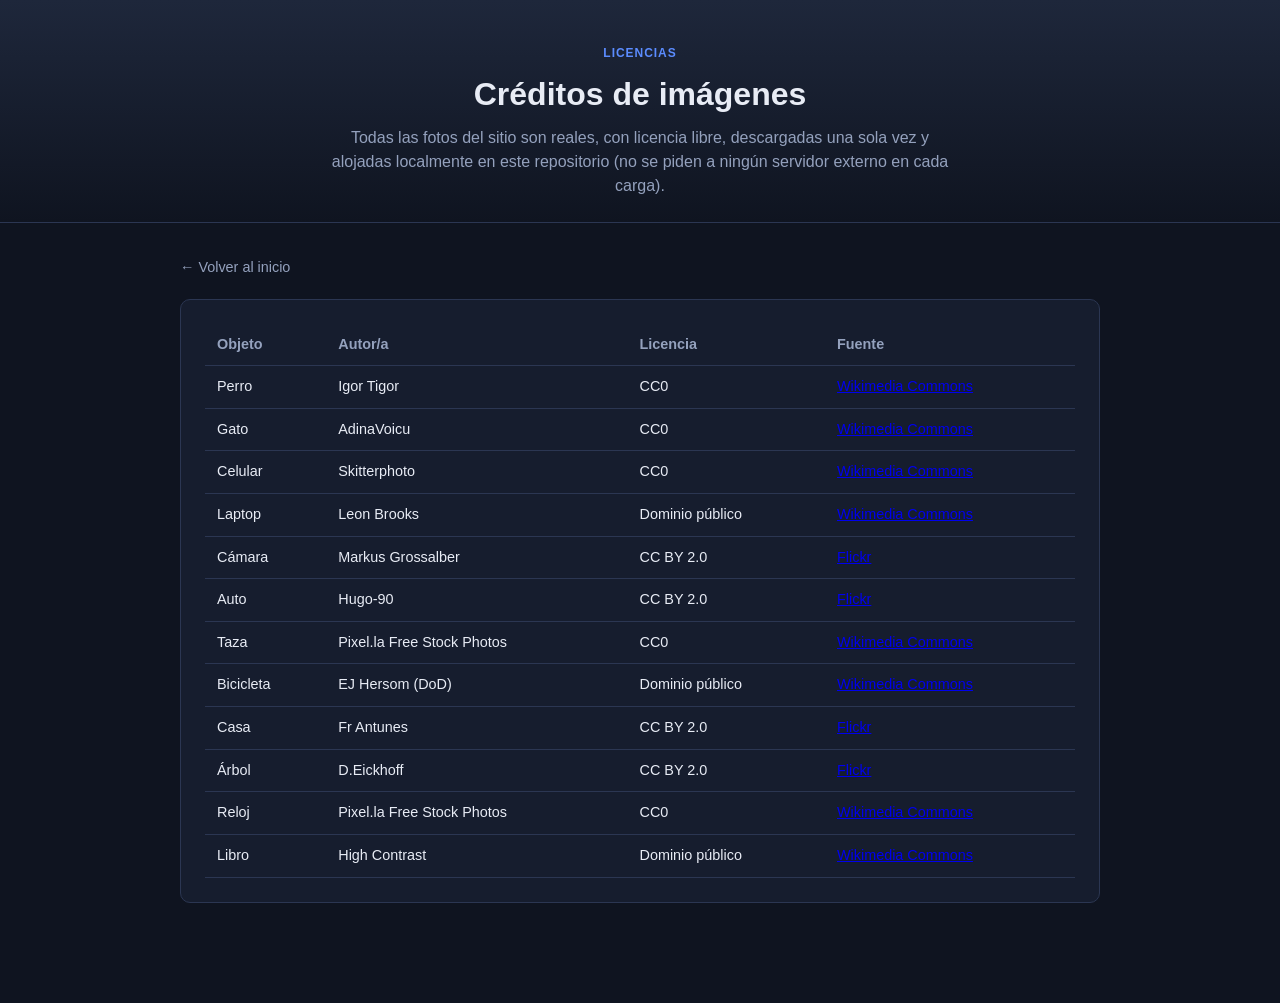
<file: pages/creditos.html>
<!DOCTYPE html>
<html lang="es">
<head>
<meta charset="UTF-8" />
<meta name="viewport" content="width=device-width, initial-scale=1.0" />
<title>Créditos de imágenes — Page Test</title>
<link rel="stylesheet" href="../css/style.css?v=6" />
</head>
<body>

<header class="page-header">
  <span class="eyebrow">Licencias</span>
  <h1>Créditos de imágenes</h1>
  <p>Todas las fotos del sitio son reales, con licencia libre, descargadas una sola vez y alojadas localmente en este repositorio (no se piden a ningún servidor externo en cada carga).</p>
</header>

<main class="container">
  <a class="back-link" href="../index.html">← Volver al inicio</a>

  <div class="panel">
    <table class="data-table">
      <thead>
        <tr><th>Objeto</th><th>Autor/a</th><th>Licencia</th><th>Fuente</th></tr>
      </thead>
      <tbody>
        <tr><td>Perro</td><td>Igor Tigor</td><td>CC0</td><td><a href="https://commons.wikimedia.org/wiki/File:My_Dog_(197495443).jpeg" target="_blank" rel="noopener">Wikimedia Commons</a></td></tr>
        <tr><td>Gato</td><td>AdinaVoicu</td><td>CC0</td><td><a href="https://commons.wikimedia.org/wiki/File:Tabby_cat_with_blue_eyes-3336579.jpg" target="_blank" rel="noopener">Wikimedia Commons</a></td></tr>
        <tr><td>Celular</td><td>Skitterphoto</td><td>CC0</td><td><a href="https://commons.wikimedia.org/wiki/File:Smartphone_display_screen.jpg" target="_blank" rel="noopener">Wikimedia Commons</a></td></tr>
        <tr><td>Laptop</td><td>Leon Brooks</td><td>Dominio público</td><td><a href="https://commons.wikimedia.org/wiki/File:Acer_aspire_2355xc_laptop_computer_in_store.jpg" target="_blank" rel="noopener">Wikimedia Commons</a></td></tr>
        <tr><td>Cámara</td><td>Markus Grossalber</td><td>CC BY 2.0</td><td><a href="https://www.flickr.com/photos/58883622@N02/9693182473" target="_blank" rel="noopener">Flickr</a></td></tr>
        <tr><td>Auto</td><td>Hugo-90</td><td>CC BY 2.0</td><td><a href="https://www.flickr.com/photos/32109282@N00/8979941278" target="_blank" rel="noopener">Flickr</a></td></tr>
        <tr><td>Taza</td><td>Pixel.la Free Stock Photos</td><td>CC0</td><td><a href="https://commons.wikimedia.org/wiki/File:Coffee-cup-mug-spoon_(23957007159).jpg" target="_blank" rel="noopener">Wikimedia Commons</a></td></tr>
        <tr><td>Bicicleta</td><td>EJ Hersom (DoD)</td><td>Dominio público</td><td><a href="https://commons.wikimedia.org/wiki/File:Warrior_Games_bicycle_racing_140929-D-DB155-014.jpg" target="_blank" rel="noopener">Wikimedia Commons</a></td></tr>
        <tr><td>Casa</td><td>Fr Antunes</td><td>CC BY 2.0</td><td><a href="https://www.flickr.com/photos/12285897@N00/1196848877" target="_blank" rel="noopener">Flickr</a></td></tr>
        <tr><td>Árbol</td><td>D.Eickhoff</td><td>CC BY 2.0</td><td><a href="https://www.flickr.com/photos/50823119@N08/5187357237" target="_blank" rel="noopener">Flickr</a></td></tr>
        <tr><td>Reloj</td><td>Pixel.la Free Stock Photos</td><td>CC0</td><td><a href="https://commons.wikimedia.org/wiki/File:Fashion-man-wristwatch-model_(24243195511).jpg" target="_blank" rel="noopener">Wikimedia Commons</a></td></tr>
        <tr><td>Libro</td><td>High Contrast</td><td>Dominio público</td><td><a href="https://commons.wikimedia.org/wiki/File:Cigarette_smuggling_with_a_book.JPG" target="_blank" rel="noopener">Wikimedia Commons</a></td></tr>
      </tbody>
    </table>
  </div>
</main>

</body>
</html>
</file>
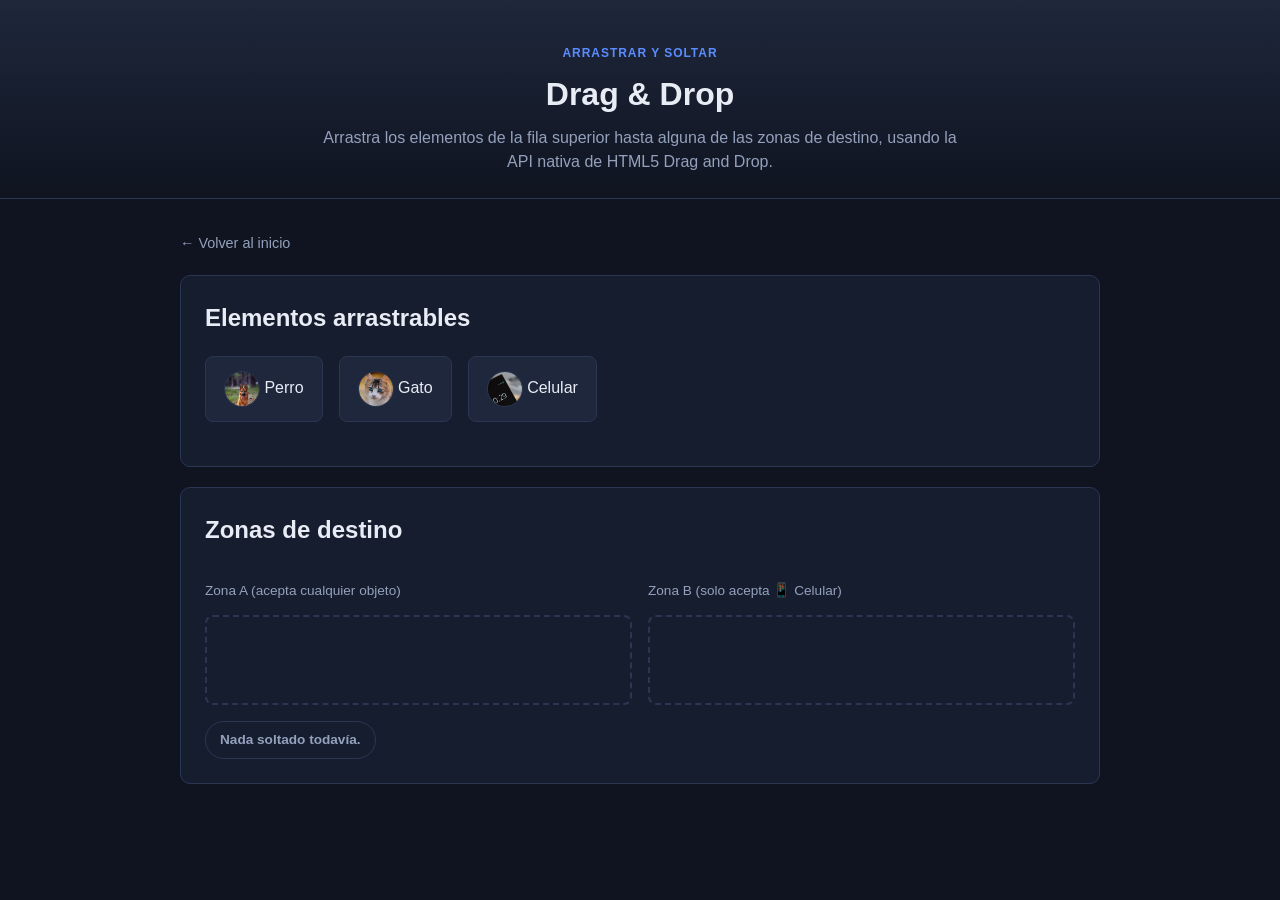
<file: pages/drag-drop.html>
<!DOCTYPE html>
<html lang="es">
<head>
<meta charset="UTF-8" />
<meta name="viewport" content="width=device-width, initial-scale=1.0" />
<title>Drag & Drop — Page Test</title>
<link rel="stylesheet" href="../css/style.css?v=6" />
</head>
<body>

<header class="page-header">
  <span class="eyebrow">Arrastrar y soltar</span>
  <h1>Drag &amp; Drop</h1>
  <p>Arrastra los elementos de la fila superior hasta alguna de las zonas de destino, usando la API nativa de HTML5 Drag and Drop.</p>
</header>

<main class="container">
  <a class="back-link" href="../index.html">← Volver al inicio</a>

  <div class="panel">
    <h2>Elementos arrastrables</h2>
    <div class="draggable-row" id="draggable-row" data-testid="draggable-row">
      <div class="draggable-item" draggable="true" data-value="perro" data-testid="drag-item-perro">
        <img class="avatar-thumb" src="../assets/images/avatar/avatar-01.jpg?v=3" alt="Perro" /> Perro
      </div>
      <div class="draggable-item" draggable="true" data-value="gato" data-testid="drag-item-gato">
        <img class="avatar-thumb" src="../assets/images/avatar/avatar-02.jpg?v=3" alt="Gato" /> Gato
      </div>
      <div class="draggable-item" draggable="true" data-value="celular" data-testid="drag-item-celular">
        <img class="avatar-thumb" src="../assets/images/avatar/avatar-03.jpg?v=3" alt="Celular" /> Celular
      </div>
    </div>
  </div>

  <div class="panel">
    <h2>Zonas de destino</h2>
    <div style="display:grid; grid-template-columns: repeat(auto-fit, minmax(220px,1fr)); gap:16px;">
      <div>
        <p class="helper-text">Zona A (acepta cualquier objeto)</p>
        <div class="drop-target" id="zone-a" data-testid="drop-zone-a"></div>
      </div>
      <div>
        <p class="helper-text">Zona B (solo acepta 📱 Celular)</p>
        <div class="drop-target" id="zone-b" data-testid="drop-zone-b"></div>
      </div>
    </div>
    <span class="status status--idle" id="drop-status" data-testid="drop-status" style="margin-top:16px;">
      <span id="drop-status-text">Nada soltado todavía.</span>
    </span>
  </div>
</main>

<script>
  const items = document.querySelectorAll('.draggable-item');
  const zoneA = document.getElementById('zone-a');
  const zoneB = document.getElementById('zone-b');
  const statusEl = document.getElementById('drop-status');
  const statusText = document.getElementById('drop-status-text');

  items.forEach(item => {
    item.addEventListener('dragstart', (e) => {
      e.dataTransfer.setData('text/plain', item.getAttribute('data-value'));
      item.classList.add('dragging');
    });
    item.addEventListener('dragend', () => item.classList.remove('dragging'));
  });

  function setupZone(zone, { onlyValue } = {}) {
    zone.addEventListener('dragover', (e) => {
      e.preventDefault();
      zone.classList.add('dragover');
    });
    zone.addEventListener('dragleave', () => zone.classList.remove('dragover'));
    zone.addEventListener('drop', (e) => {
      e.preventDefault();
      zone.classList.remove('dragover');
      const value = e.dataTransfer.getData('text/plain');

      if (onlyValue && value !== onlyValue) {
        statusEl.className = 'status status--pending';
        statusText.textContent = 'Esa zona solo acepta "' + onlyValue + '". Intentaste soltar "' + value + '".';
        return;
      }

      const dropped = document.createElement('div');
      dropped.className = 'draggable-item';
      dropped.setAttribute('data-testid', 'dropped-' + value + '-' + zone.id);
      dropped.innerHTML = document.querySelector('.draggable-row [data-value="' + value + '"]').innerHTML;
      dropped.setAttribute('draggable', 'false');
      zone.appendChild(dropped);

      statusEl.className = 'status status--done';
      statusText.textContent = '"' + value + '" soltado en ' + zone.id + '.';
    });
  }

  setupZone(zoneA);
  setupZone(zoneB, { onlyValue: 'celular' });
</script>

</body>
</html>
</file>
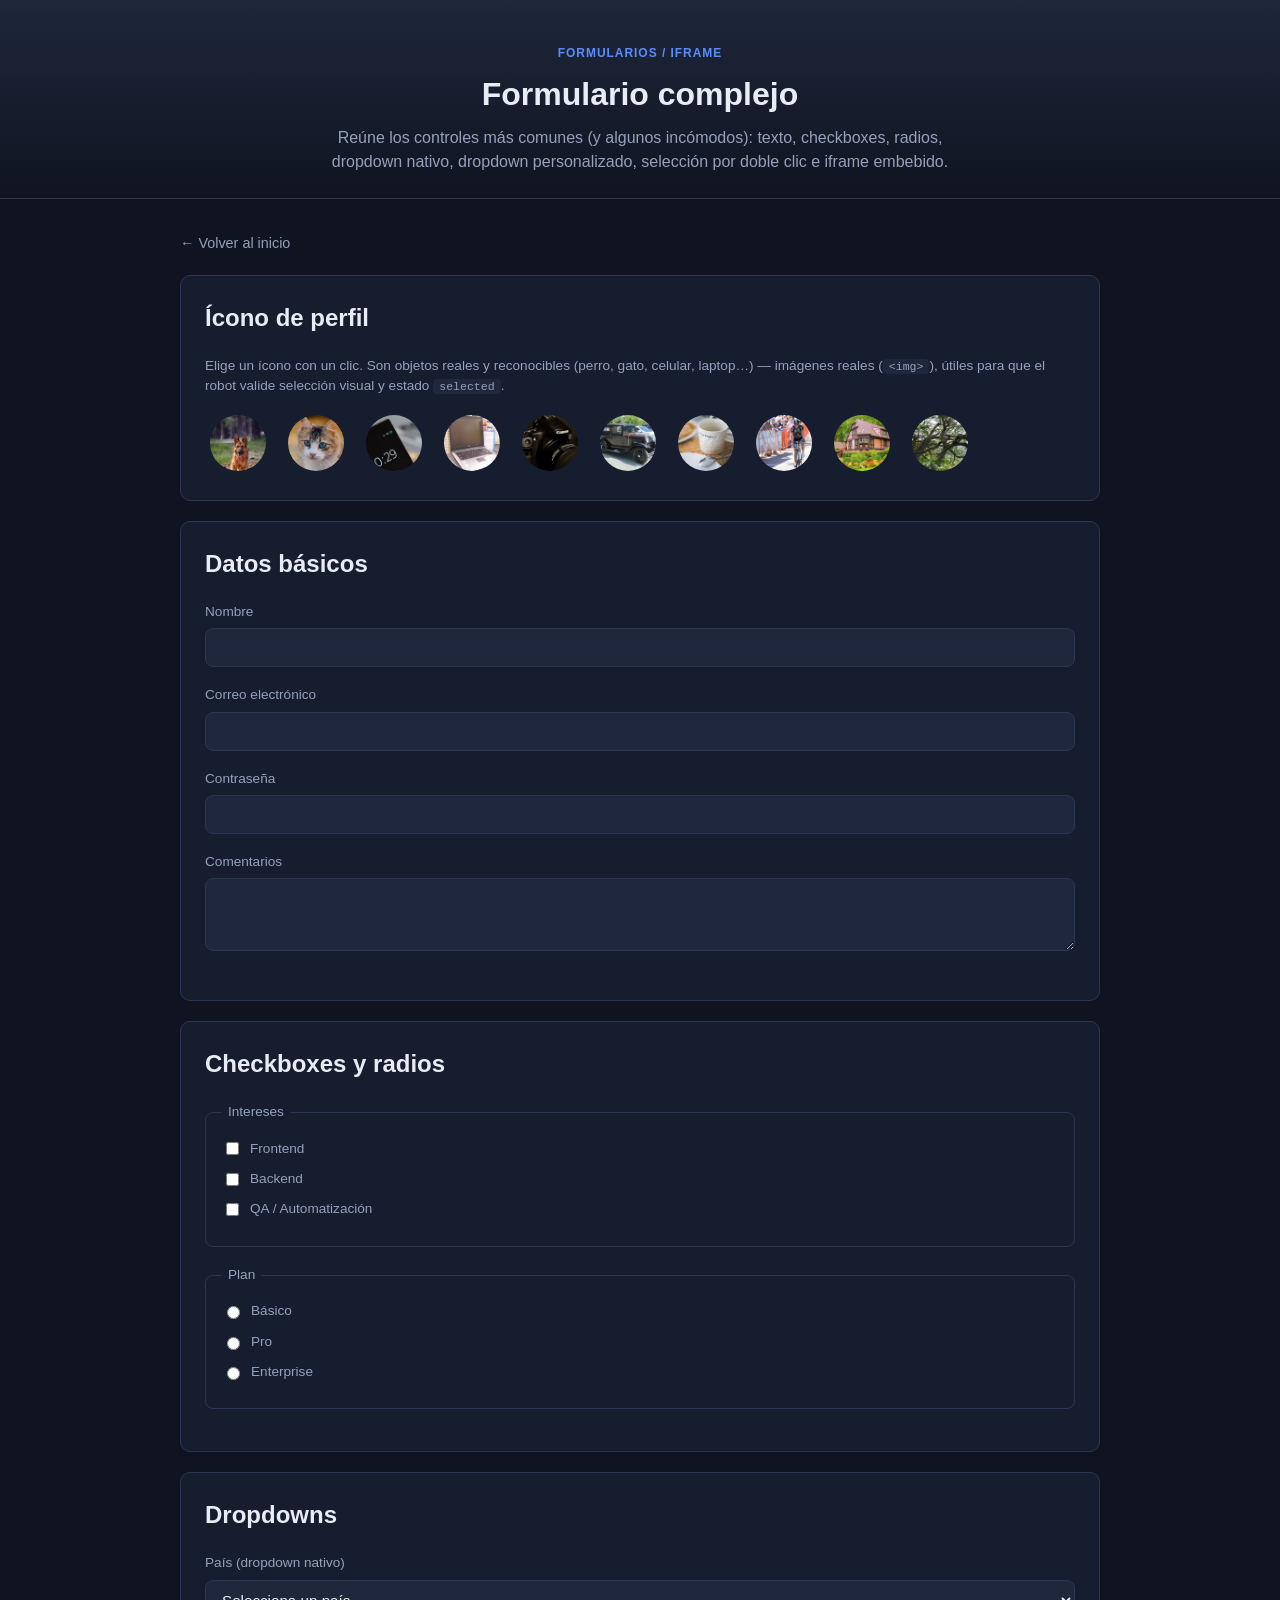
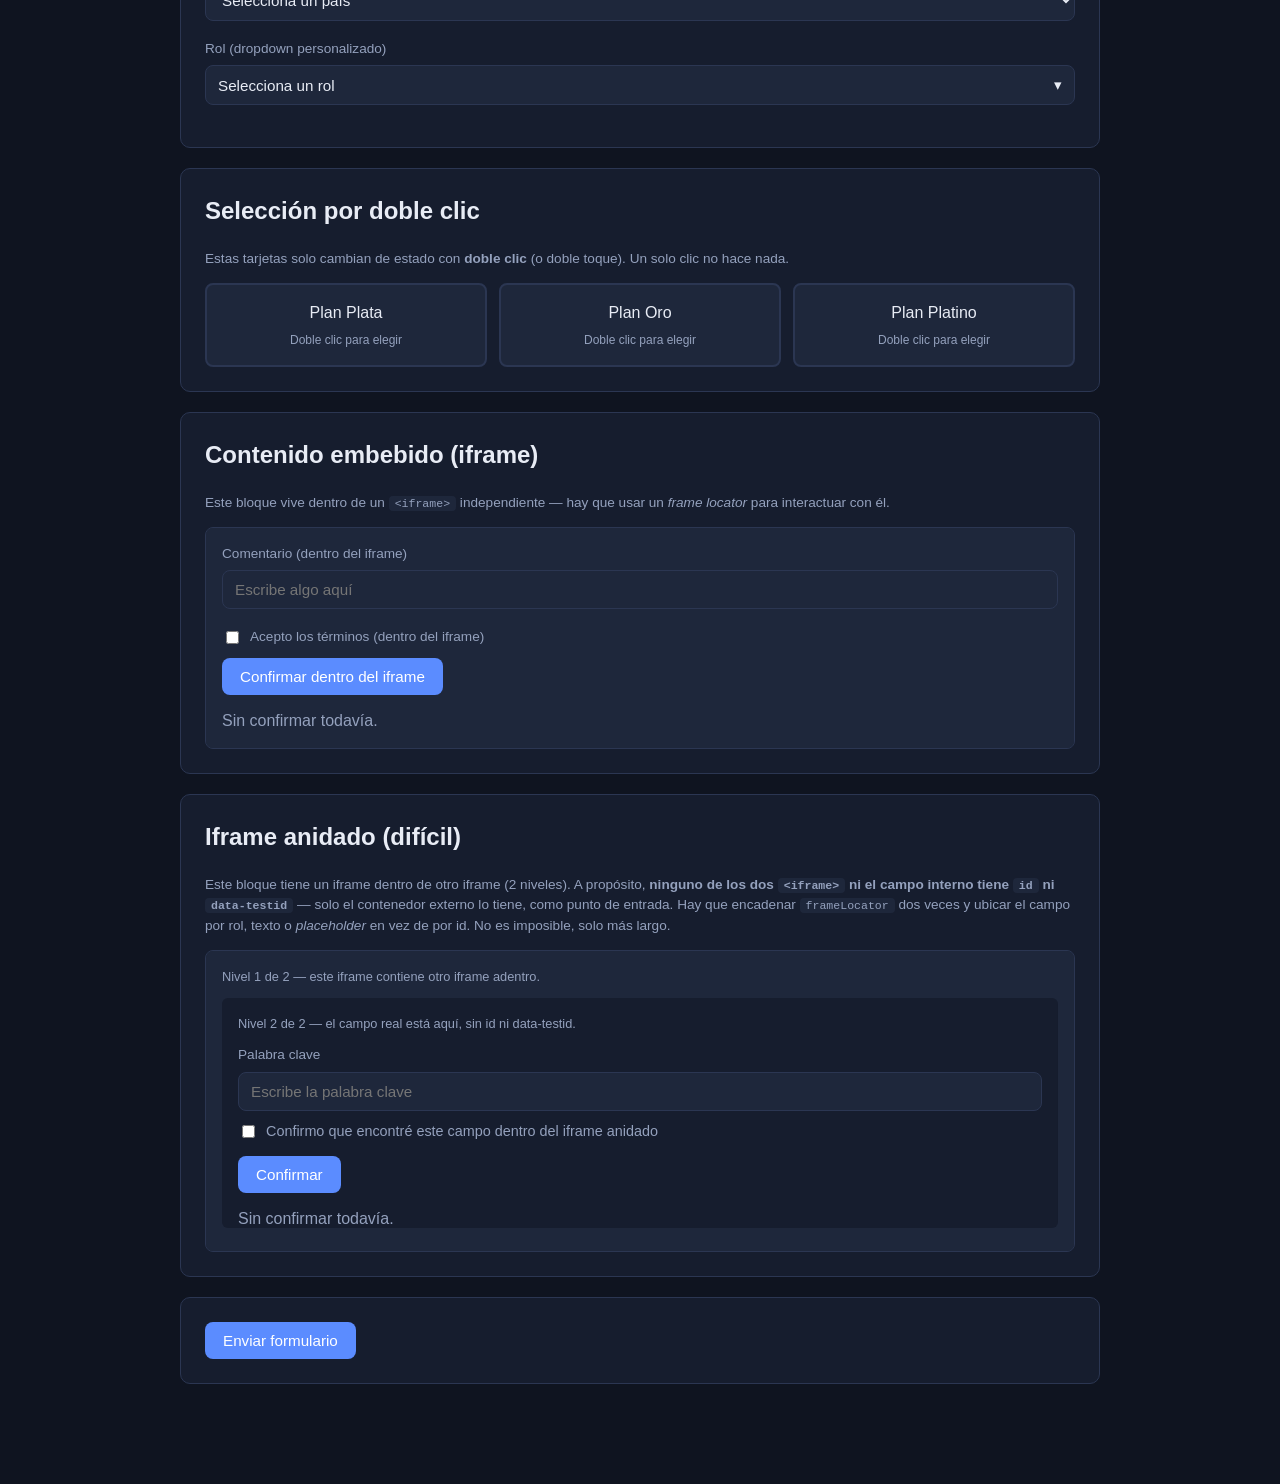
<file: pages/formulario.html>
<!DOCTYPE html>
<html lang="es">
<head>
<meta charset="UTF-8" />
<meta name="viewport" content="width=device-width, initial-scale=1.0" />
<title>Formulario complejo — Page Test</title>
<link rel="stylesheet" href="../css/style.css?v=6" />
</head>
<body>

<header class="page-header">
  <span class="eyebrow">Formularios / iframe</span>
  <h1>Formulario complejo</h1>
  <p>Reúne los controles más comunes (y algunos incómodos): texto, checkboxes, radios, dropdown nativo, dropdown personalizado, selección por doble clic e iframe embebido.</p>
</header>

<main class="container">
  <a class="back-link" href="../index.html">← Volver al inicio</a>

  <form id="main-form" data-testid="main-form">

    <div class="panel">
      <h2>Ícono de perfil</h2>
      <p class="helper-text">Elige un ícono con un clic. Son objetos reales y reconocibles (perro, gato, celular, laptop…) — imágenes reales (<code>&lt;img&gt;</code>), útiles para que el robot valide selección visual y estado <code>selected</code>.</p>
      <div class="avatar-pick-grid" id="avatar-pick-grid" data-testid="avatar-pick-grid"></div>
      <input type="hidden" id="avatar-value" name="avatar" data-testid="input-avatar-value" />
    </div>

    <div class="panel">
      <h2>Datos básicos</h2>

      <div class="field">
        <label for="nombre">Nombre</label>
        <input type="text" id="nombre" name="nombre" data-testid="input-nombre" required />
      </div>

      <div class="field">
        <label for="email">Correo electrónico</label>
        <input type="email" id="email" name="email" data-testid="input-email" required />
      </div>

      <div class="field">
        <label for="password">Contraseña</label>
        <input type="password" id="password" name="password" data-testid="input-password" required minlength="4" />
      </div>

      <div class="field">
        <label for="comentarios">Comentarios</label>
        <textarea id="comentarios" name="comentarios" rows="3" data-testid="input-comentarios"></textarea>
      </div>
    </div>

    <div class="panel">
      <h2>Checkboxes y radios</h2>

      <fieldset>
        <legend>Intereses</legend>
        <div class="checkbox-row">
          <input type="checkbox" id="interes-frontend" name="intereses" value="frontend" data-testid="checkbox-frontend" />
          <label for="interes-frontend" style="margin:0;">Frontend</label>
        </div>
        <div class="checkbox-row">
          <input type="checkbox" id="interes-backend" name="intereses" value="backend" data-testid="checkbox-backend" />
          <label for="interes-backend" style="margin:0;">Backend</label>
        </div>
        <div class="checkbox-row">
          <input type="checkbox" id="interes-qa" name="intereses" value="qa" data-testid="checkbox-qa" />
          <label for="interes-qa" style="margin:0;">QA / Automatización</label>
        </div>
      </fieldset>

      <fieldset>
        <legend>Plan</legend>
        <div class="radio-row">
          <input type="radio" id="plan-basico" name="plan" value="basico" data-testid="radio-plan-basico" />
          <label for="plan-basico" style="margin:0;">Básico</label>
        </div>
        <div class="radio-row">
          <input type="radio" id="plan-pro" name="plan" value="pro" data-testid="radio-plan-pro" />
          <label for="plan-pro" style="margin:0;">Pro</label>
        </div>
        <div class="radio-row">
          <input type="radio" id="plan-enterprise" name="plan" value="enterprise" data-testid="radio-plan-enterprise" />
          <label for="plan-enterprise" style="margin:0;">Enterprise</label>
        </div>
      </fieldset>
    </div>

    <div class="panel">
      <h2>Dropdowns</h2>

      <div class="field">
        <label for="pais">País (dropdown nativo)</label>
        <select id="pais" name="pais" data-testid="select-pais" required>
          <option value="">Selecciona un país</option>
          <option value="cl">Chile</option>
          <option value="ar">Argentina</option>
          <option value="mx">México</option>
          <option value="co">Colombia</option>
          <option value="es">España</option>
        </select>
      </div>

      <div class="field">
        <label id="rol-label">Rol (dropdown personalizado)</label>
        <div class="dropdown" data-testid="dropdown-rol">
          <button type="button" class="dropdown-toggle" id="rol-toggle"
                  data-testid="dropdown-rol-toggle" aria-haspopup="listbox" aria-expanded="false">
            <span id="rol-selected-text">Selecciona un rol</span>
            <span>▾</span>
          </button>
          <ul class="dropdown-menu" id="rol-menu" role="listbox" aria-labelledby="rol-label" hidden>
            <li class="dropdown-option" role="option" data-value="dev" data-testid="dropdown-rol-option-dev">Desarrollador/a</li>
            <li class="dropdown-option" role="option" data-value="qa" data-testid="dropdown-rol-option-qa">QA Engineer</li>
            <li class="dropdown-option" role="option" data-value="pm" data-testid="dropdown-rol-option-pm">Product Manager</li>
            <li class="dropdown-option" role="option" data-value="disenio" data-testid="dropdown-rol-option-disenio">Diseñador/a</li>
          </ul>
          <input type="hidden" id="rol-value" name="rol" data-testid="input-rol-value" />
        </div>
      </div>
    </div>

    <div class="panel">
      <h2>Selección por doble clic</h2>
      <p class="helper-text">Estas tarjetas solo cambian de estado con <strong>doble clic</strong> (o doble toque). Un solo clic no hace nada.</p>
      <div class="select-card-grid" id="select-cards" data-testid="select-card-group">
        <div class="select-card" data-value="plata" data-testid="select-card-plata">
          Plan Plata
          <span class="hint">Doble clic para elegir</span>
        </div>
        <div class="select-card" data-value="oro" data-testid="select-card-oro">
          Plan Oro
          <span class="hint">Doble clic para elegir</span>
        </div>
        <div class="select-card" data-value="platino" data-testid="select-card-platino">
          Plan Platino
          <span class="hint">Doble clic para elegir</span>
        </div>
      </div>
      <input type="hidden" id="select-card-value" name="tarjeta" data-testid="input-select-card-value" />
    </div>

    <div class="panel">
      <h2>Contenido embebido (iframe)</h2>
      <p class="helper-text">Este bloque vive dentro de un <code>&lt;iframe&gt;</code> independiente — hay que usar un <em>frame locator</em> para interactuar con él.</p>
      <div class="iframe-box">
        <iframe src="iframe-contenido.html" title="Contenido embebido" data-testid="embedded-iframe"></iframe>
      </div>
    </div>

    <div class="panel">
      <h2>Iframe anidado (difícil)</h2>
      <p class="helper-text">
        Este bloque tiene un iframe dentro de otro iframe (2 niveles). A propósito, <strong>ninguno de los
        dos <code>&lt;iframe&gt;</code> ni el campo interno tiene <code>id</code> ni <code>data-testid</code></strong> —
        solo el contenedor externo lo tiene, como punto de entrada. Hay que encadenar <code>frameLocator</code>
        dos veces y ubicar el campo por rol, texto o <em>placeholder</em> en vez de por id. No es imposible, solo más largo.
      </p>
      <div class="iframe-box iframe-box--tall" data-testid="nested-iframe-outer">
        <iframe src="iframe-anidado-nivel1.html" title="Iframe anidado nivel 1"></iframe>
      </div>
    </div>

    <div class="panel">
      <button type="submit" class="btn" data-testid="form-submit">Enviar formulario</button>
      <span id="form-error" data-testid="form-error" style="display:none; color: var(--danger); margin-left: 12px;"></span>
    </div>

    <div class="panel" id="form-success" data-testid="form-success" hidden>
      <h2>✅ Formulario enviado</h2>
      <ul id="form-summary" data-testid="form-summary"></ul>
    </div>

  </form>
</main>

<script>
  // Selector de ícono (imágenes reales de objetos reconocibles)
  const AVATAR_OBJECTS = ['perro', 'gato', 'celular', 'laptop', 'camara', 'auto', 'taza', 'bicicleta', 'casa', 'arbol'];
  const AVATAR_LABELS = ['Perro', 'Gato', 'Celular', 'Laptop', 'Cámara', 'Auto', 'Taza', 'Bicicleta', 'Casa', 'Árbol'];
  const avatarGrid = document.getElementById('avatar-pick-grid');
  const avatarValue = document.getElementById('avatar-value');
  AVATAR_OBJECTS.forEach((key, idx) => {
    const n = String(idx + 1).padStart(2, '0');
    const label = AVATAR_LABELS[idx];
    const wrap = document.createElement('div');
    wrap.className = 'avatar-pick';
    wrap.setAttribute('data-testid', 'avatar-option-' + key);
    wrap.setAttribute('data-value', key);
    wrap.innerHTML = '<img src="../assets/images/avatar/avatar-' + n + '.jpg?v=3" alt="' + label + '" />';
    wrap.addEventListener('click', () => {
      avatarGrid.querySelectorAll('.avatar-pick').forEach(el => el.classList.remove('selected'));
      wrap.classList.add('selected');
      avatarValue.value = wrap.getAttribute('data-value');
    });
    avatarGrid.appendChild(wrap);
  });

  // Dropdown personalizado
  const rolToggle = document.getElementById('rol-toggle');
  const rolMenu = document.getElementById('rol-menu');
  const rolValue = document.getElementById('rol-value');
  const rolSelectedText = document.getElementById('rol-selected-text');

  rolToggle.addEventListener('click', () => {
    const expanded = rolToggle.getAttribute('aria-expanded') === 'true';
    rolToggle.setAttribute('aria-expanded', String(!expanded));
    rolMenu.hidden = expanded;
  });

  rolMenu.querySelectorAll('.dropdown-option').forEach(opt => {
    opt.addEventListener('click', () => {
      rolMenu.querySelectorAll('.dropdown-option').forEach(o => o.classList.remove('active'));
      opt.classList.add('active');
      rolValue.value = opt.getAttribute('data-value');
      rolSelectedText.textContent = opt.textContent;
      rolMenu.hidden = true;
      rolToggle.setAttribute('aria-expanded', 'false');
    });
  });

  document.addEventListener('click', (e) => {
    if (!e.target.closest('[data-testid="dropdown-rol"]')) {
      rolMenu.hidden = true;
      rolToggle.setAttribute('aria-expanded', 'false');
    }
  });

  // Tarjetas de doble clic
  const cardValueInput = document.getElementById('select-card-value');
  document.querySelectorAll('.select-card').forEach(card => {
    card.addEventListener('dblclick', () => {
      document.querySelectorAll('.select-card').forEach(c => c.classList.remove('selected'));
      card.classList.add('selected');
      cardValueInput.value = card.getAttribute('data-value');
    });
  });

  // Envío del formulario
  const form = document.getElementById('main-form');
  const errorEl = document.getElementById('form-error');
  const successEl = document.getElementById('form-success');
  const summaryEl = document.getElementById('form-summary');

  form.addEventListener('submit', (e) => {
    e.preventDefault();
    errorEl.style.display = 'none';

    const nombre = document.getElementById('nombre').value.trim();
    const email = document.getElementById('email').value.trim();
    const pais = document.getElementById('pais').value;
    const rol = rolValue.value;
    const tarjeta = cardValueInput.value;

    if (!nombre || !email || !pais || !rol || !tarjeta) {
      errorEl.textContent = 'Completa nombre, email, país, rol y elige una tarjeta (doble clic) antes de enviar.';
      errorEl.style.display = 'inline';
      successEl.hidden = true;
      return;
    }

    const intereses = Array.from(document.querySelectorAll('input[name="intereses"]:checked')).map(i => i.value);
    const plan = document.querySelector('input[name="plan"]:checked');

    summaryEl.innerHTML = '';
    const items = {
      Ícono: avatarValue.value || '—',
      Nombre: nombre,
      Email: email,
      País: pais,
      Rol: rol,
      'Plan (radio)': plan ? plan.value : '—',
      Intereses: intereses.join(', ') || '—',
      'Tarjeta elegida': tarjeta
    };
    Object.entries(items).forEach(([k, v]) => {
      const li = document.createElement('li');
      li.textContent = k + ': ' + v;
      summaryEl.appendChild(li);
    });

    successEl.hidden = false;
  });
</script>

</body>
</html>
</file>
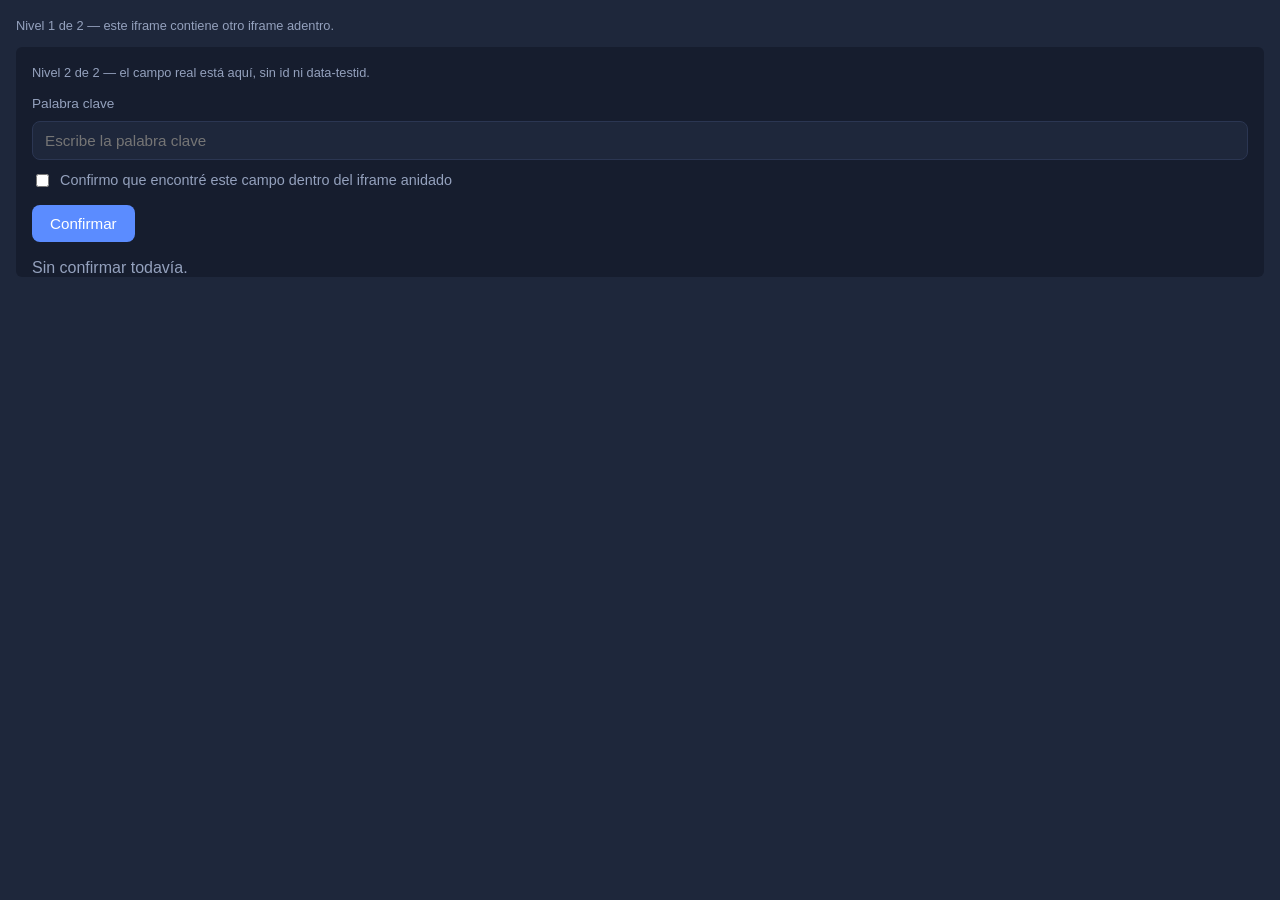
<file: pages/iframe-anidado-nivel1.html>
<!DOCTYPE html>
<html lang="es">
<head>
<meta charset="UTF-8" />
<meta name="viewport" content="width=device-width, initial-scale=1.0" />
<title>Nivel 1</title>
<link rel="stylesheet" href="../css/style.css?v=6" />
<style>
  body { padding: 16px; background: var(--surface-alt); }
  iframe { width: 100%; height: 230px; border: none; display: block; border-radius: 6px; }
</style>
</head>
<body>

<p style="color:var(--muted); font-size:0.8rem; margin:0 0 12px;">Nivel 1 de 2 — este iframe contiene otro iframe adentro.</p>

<iframe src="iframe-anidado-nivel2.html" title="Iframe anidado nivel 2"></iframe>

</body>
</html>
</file>
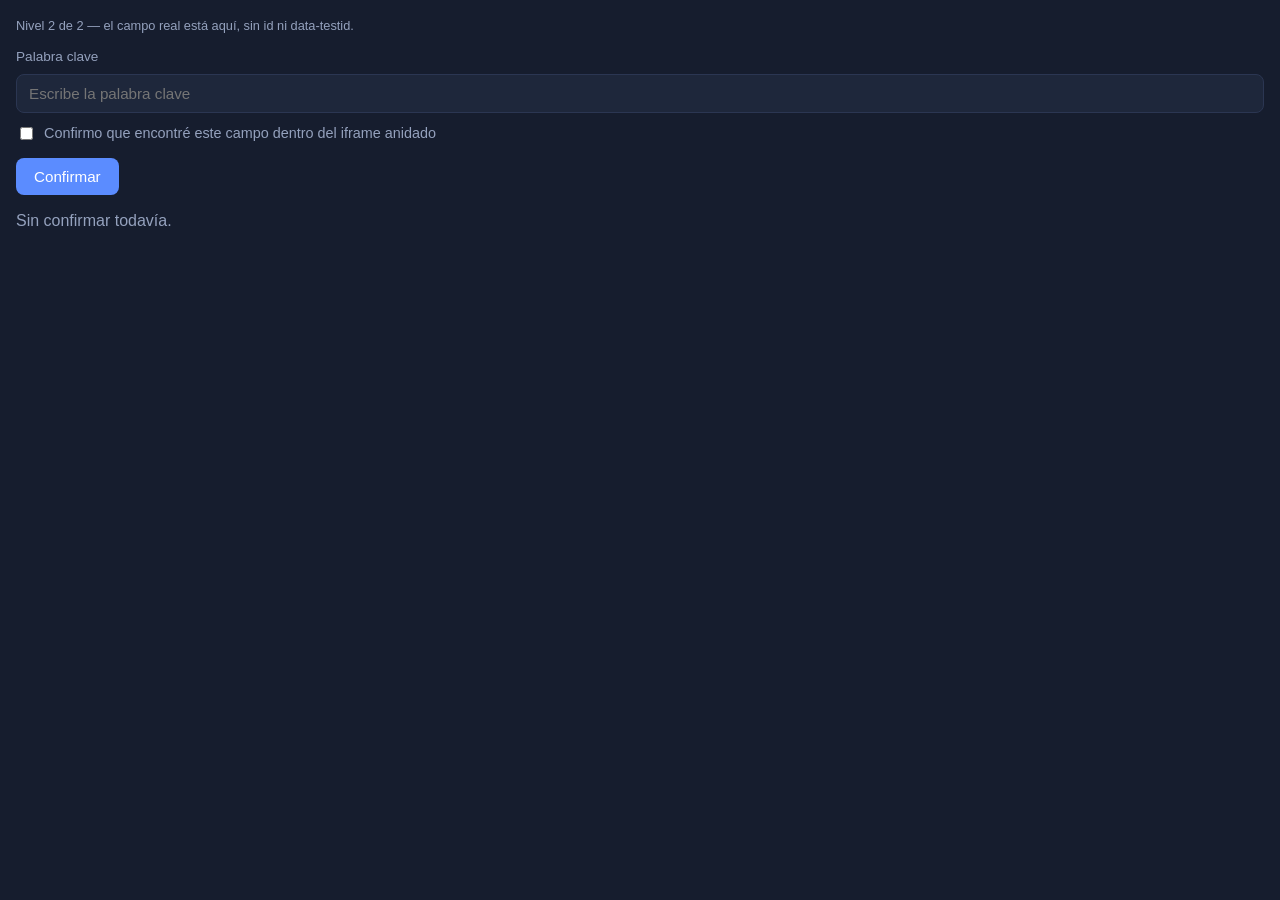
<file: pages/iframe-anidado-nivel2.html>
<!DOCTYPE html>
<html lang="es">
<head>
<meta charset="UTF-8" />
<meta name="viewport" content="width=device-width, initial-scale=1.0" />
<title>Nivel 2</title>
<link rel="stylesheet" href="../css/style.css?v=6" />
<style>
  body { padding: 16px; background: var(--surface); }
</style>
</head>
<body>

<p style="color:var(--muted); font-size:0.8rem; margin:0 0 12px;">Nivel 2 de 2 — el campo real está aquí, sin id ni data-testid.</p>

<label style="display:block; margin-bottom:10px;">
  <span style="display:block; margin-bottom:6px; font-size:0.85rem; color:var(--muted);">Palabra clave</span>
  <input type="text" placeholder="Escribe la palabra clave" />
</label>

<label style="display:flex; align-items:center; gap:8px; margin-bottom:14px; font-size:0.9rem;">
  <input type="checkbox" />
  Confirmo que encontré este campo dentro del iframe anidado
</label>

<button type="button" class="btn">Confirmar</button>

<p style="margin-top:14px; color:var(--muted);" data-state="idle">Sin confirmar todavía.</p>

<script>
  const [textInput] = document.querySelectorAll('input[type="text"]');
  const [checkbox] = document.querySelectorAll('input[type="checkbox"]');
  const button = document.querySelector('button');
  const result = document.querySelector('p[data-state]');

  button.addEventListener('click', () => {
    const value = textInput.value.trim();
    if (!value || !checkbox.checked) {
      result.textContent = 'Falta escribir la palabra clave y/o marcar la casilla.';
      result.style.color = 'var(--danger)';
      result.setAttribute('data-state', 'error');
      return;
    }
    result.textContent = 'Confirmado dentro del iframe anidado: "' + value + '"';
    result.style.color = 'var(--success)';
    result.setAttribute('data-state', 'success');
  });
</script>

</body>
</html>
</file>
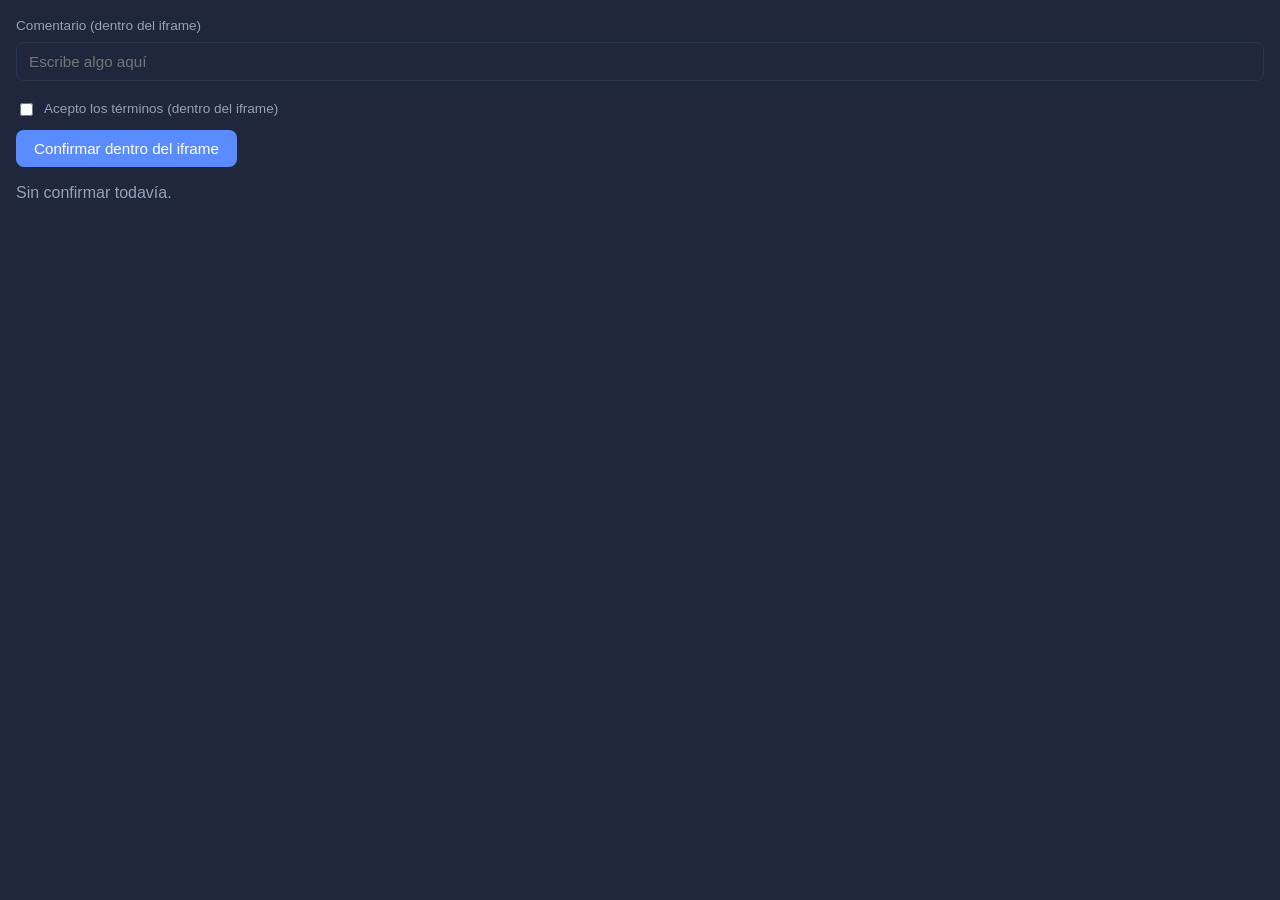
<file: pages/iframe-contenido.html>
<!DOCTYPE html>
<html lang="es">
<head>
<meta charset="UTF-8" />
<meta name="viewport" content="width=device-width, initial-scale=1.0" />
<title>Contenido del iframe</title>
<link rel="stylesheet" href="../css/style.css?v=6" />
<style>
  body { padding: 16px; background: var(--surface-alt); }
</style>
</head>
<body>

<div class="field">
  <label for="iframe-comentario">Comentario (dentro del iframe)</label>
  <input type="text" id="iframe-comentario" data-testid="iframe-input-comentario" placeholder="Escribe algo aquí" />
</div>

<div class="checkbox-row">
  <input type="checkbox" id="iframe-acepto" data-testid="iframe-checkbox-acepto" />
  <label for="iframe-acepto" style="margin:0;">Acepto los términos (dentro del iframe)</label>
</div>

<button class="btn" id="iframe-btn" data-testid="iframe-submit">Confirmar dentro del iframe</button>

<p id="iframe-status" data-testid="iframe-status" style="margin-top:14px; color: var(--muted);">Sin confirmar todavía.</p>

<script>
  document.getElementById('iframe-btn').addEventListener('click', () => {
    const comentario = document.getElementById('iframe-comentario').value.trim();
    const acepto = document.getElementById('iframe-acepto').checked;
    const status = document.getElementById('iframe-status');
    if (!comentario || !acepto) {
      status.textContent = 'Falta completar el comentario o aceptar los términos.';
      status.style.color = 'var(--danger)';
      return;
    }
    status.textContent = 'Confirmado dentro del iframe: "' + comentario + '"';
    status.style.color = 'var(--success)';
  });
</script>

</body>
</html>
</file>
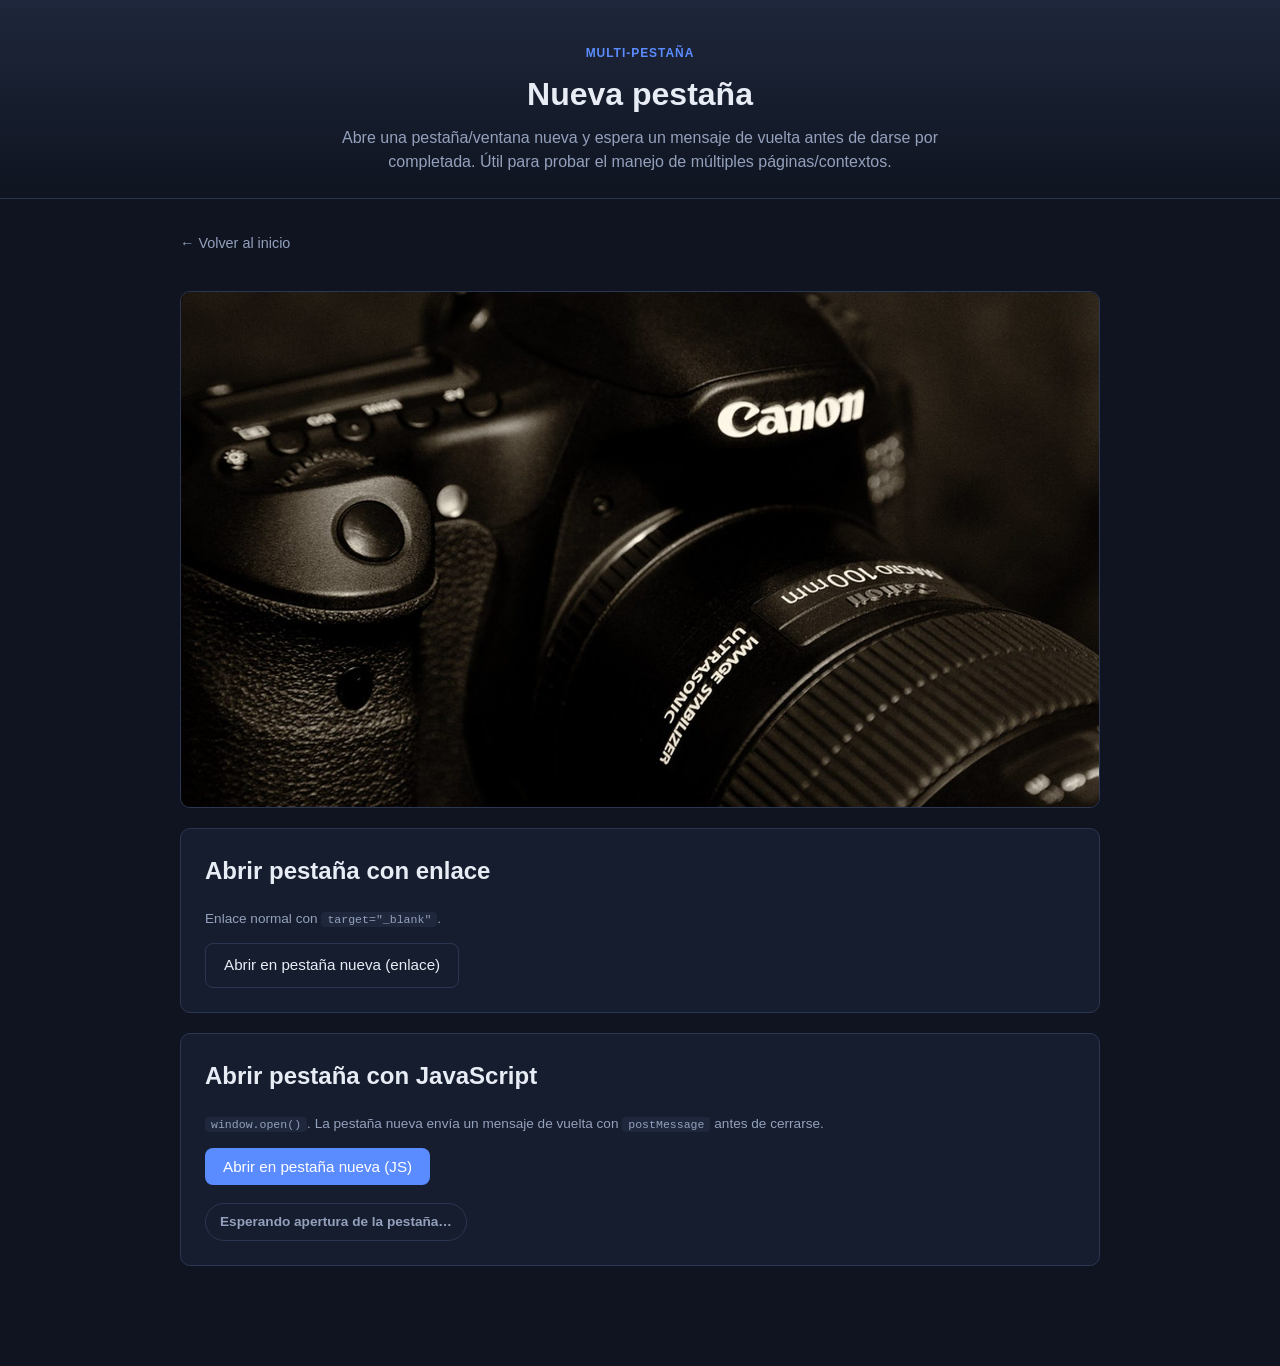
<file: pages/nueva-pestana.html>
<!DOCTYPE html>
<html lang="es">
<head>
<meta charset="UTF-8" />
<meta name="viewport" content="width=device-width, initial-scale=1.0" />
<title>Nueva pestaña — Page Test</title>
<link rel="stylesheet" href="../css/style.css?v=6" />
</head>
<body>

<header class="page-header">
  <span class="eyebrow">Multi-pestaña</span>
  <h1>Nueva pestaña</h1>
  <p>Abre una pestaña/ventana nueva y espera un mensaje de vuelta antes de darse por completada. Útil para probar el manejo de múltiples páginas/contextos.</p>
</header>

<main class="container">
  <a class="back-link" href="../index.html">← Volver al inicio</a>

  <img class="banner-image" src="../assets/images/heavy/photo-05.jpg?v=3" alt="Cámara" data-testid="banner-image" style="margin-bottom:20px;" />

  <div class="panel">
    <h2>Abrir pestaña con enlace</h2>
    <p class="helper-text">Enlace normal con <code>target="_blank"</code>.</p>
    <a class="btn secondary" href="pestana-destino.html" target="_blank" rel="noopener" data-testid="link-open-tab">
      Abrir en pestaña nueva (enlace)
    </a>
  </div>

  <div class="panel">
    <h2>Abrir pestaña con JavaScript</h2>
    <p class="helper-text"><code>window.open()</code>. La pestaña nueva envía un mensaje de vuelta con <code>postMessage</code> antes de cerrarse.</p>
    <button class="btn" id="open-window-btn" data-testid="button-open-tab">Abrir en pestaña nueva (JS)</button>

    <div style="margin-top:18px;">
      <span class="status status--idle" id="popup-status" data-testid="popup-status" data-state="idle">
        <span id="popup-status-text">Esperando apertura de la pestaña…</span>
      </span>
    </div>
  </div>
</main>

<script>
  const openBtn = document.getElementById('open-window-btn');
  const statusEl = document.getElementById('popup-status');
  const statusText = document.getElementById('popup-status-text');

  openBtn.addEventListener('click', () => {
    statusEl.className = 'status status--pending';
    statusEl.setAttribute('data-state', 'pending');
    statusText.textContent = 'Pestaña abierta, esperando confirmación…';
    window.open('pestana-destino.html', '_blank');
  });

  window.addEventListener('message', (event) => {
    if (event.data && event.data.type === 'pestana-destino-confirmada') {
      statusEl.className = 'status status--done';
      statusEl.setAttribute('data-state', 'done');
      statusText.textContent = 'Confirmado desde la pestaña nueva: "' + event.data.mensaje + '"';
    }
  });
</script>

</body>
</html>
</file>
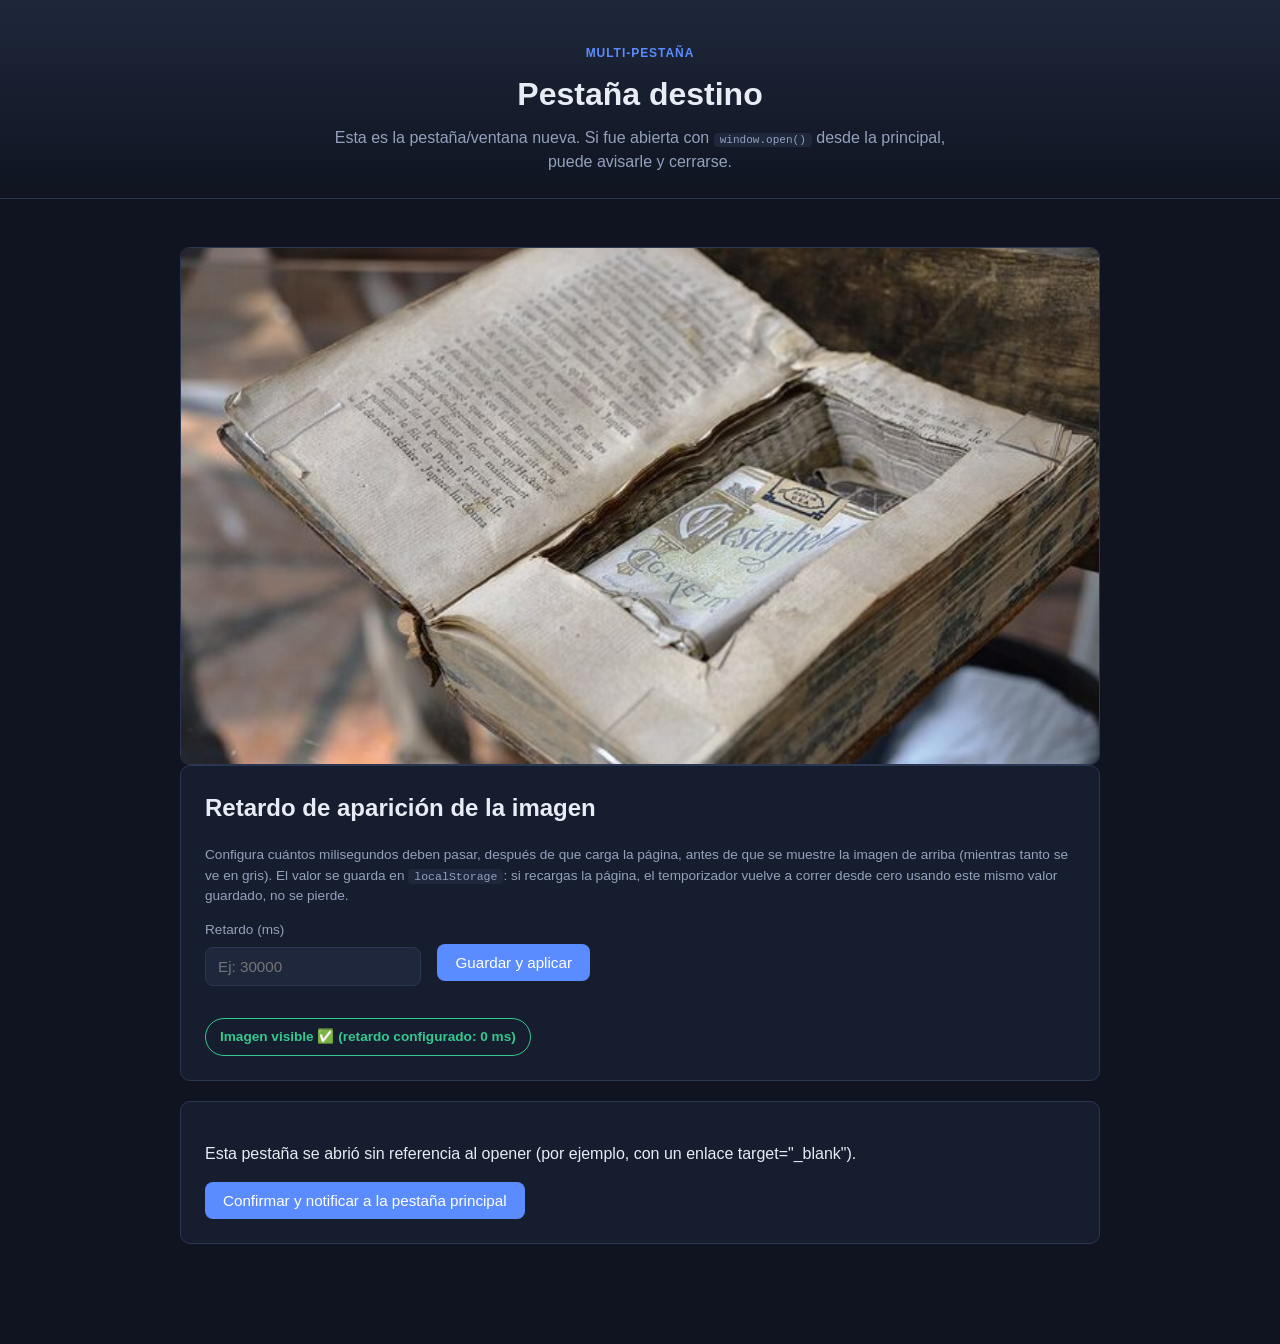
<file: pages/pestana-destino.html>
<!DOCTYPE html>
<html lang="es">
<head>
<meta charset="UTF-8" />
<meta name="viewport" content="width=device-width, initial-scale=1.0" />
<title>Pestaña destino — Page Test</title>
<link rel="stylesheet" href="../css/style.css?v=6" />
</head>
<body>

<header class="page-header">
  <span class="eyebrow">Multi-pestaña</span>
  <h1>Pestaña destino</h1>
  <p>Esta es la pestaña/ventana nueva. Si fue abierta con <code>window.open()</code> desde la principal, puede avisarle y cerrarse.</p>
</header>

<main class="container">
  <div class="banner-wrapper" data-testid="banner-wrapper">
    <img class="banner-image" id="banner-img" src="../assets/images/heavy/photo-12.jpg?v=3" alt="Libro" data-testid="banner-image" data-revealed="false" />
    <div class="banner-skeleton" id="banner-skeleton" data-testid="banner-skeleton"></div>
  </div>

  <div class="panel">
    <h2>Retardo de aparición de la imagen</h2>
    <p class="helper-text">
      Configura cuántos milisegundos deben pasar, después de que carga la página, antes de que se muestre
      la imagen de arriba (mientras tanto se ve en gris). El valor se guarda en <code>localStorage</code>:
      si recargas la página, el temporizador vuelve a correr desde cero usando este mismo valor guardado,
      no se pierde.
    </p>
    <div class="field" style="max-width:220px; display:inline-block; margin-right:12px; vertical-align:top;">
      <label for="image-delay-input">Retardo (ms)</label>
      <input type="number" id="image-delay-input" data-testid="image-delay-input" min="0" step="500" placeholder="Ej: 30000" />
    </div>
    <button class="btn" id="image-delay-save" data-testid="image-delay-save" style="margin-top:24px;">Guardar y aplicar</button>
    <div style="margin-top:14px;">
      <span class="status status--pending" id="image-delay-status" data-testid="image-delay-status" data-state="pending">
        <span id="image-delay-status-text">—</span>
      </span>
    </div>
  </div>

  <div class="panel">
    <p id="context-info" data-testid="context-info">Comprobando el contexto de apertura…</p>
    <button class="btn" id="confirm-btn" data-testid="confirm-and-close">Confirmar y notificar a la pestaña principal</button>
  </div>
</main>

<script>
  // ---------- Retardo persistente de la imagen ----------
  const DELAY_STORAGE_KEY = 'pageTest.pestanaDestino.imageDelayMs';

  const bannerImg = document.getElementById('banner-img');
  const bannerSkeleton = document.getElementById('banner-skeleton');
  const delayInput = document.getElementById('image-delay-input');
  const delaySaveBtn = document.getElementById('image-delay-save');
  const delayStatusEl = document.getElementById('image-delay-status');
  const delayStatusText = document.getElementById('image-delay-status-text');

  let revealTimeout = null;
  let countdownInterval = null;

  function getSavedDelay() {
    const raw = localStorage.getItem(DELAY_STORAGE_KEY);
    const n = parseInt(raw, 10);
    return Number.isFinite(n) && n >= 0 ? n : 0;
  }

  function startReveal(delayMs) {
    clearTimeout(revealTimeout);
    clearInterval(countdownInterval);

    bannerImg.classList.remove('is-revealed');
    bannerImg.setAttribute('data-revealed', 'false');
    bannerSkeleton.hidden = false;
    delayStatusEl.setAttribute('data-delay-ms', delayMs);

    const targetTime = Date.now() + delayMs;

    function tick() {
      const remaining = Math.max(0, targetTime - Date.now());
      if (remaining <= 0) {
        clearInterval(countdownInterval);
        bannerSkeleton.hidden = true;
        bannerImg.classList.add('is-revealed');
        bannerImg.setAttribute('data-revealed', 'true');
        delayStatusEl.className = 'status status--done';
        delayStatusEl.setAttribute('data-state', 'done');
        delayStatusText.textContent = 'Imagen visible ✅ (retardo configurado: ' + delayMs + ' ms)';
      } else {
        delayStatusEl.className = 'status status--pending';
        delayStatusEl.setAttribute('data-state', 'pending');
        delayStatusText.textContent = 'Apareceré en ' + remaining + ' ms…';
      }
    }

    tick();
    if (delayMs > 0) {
      countdownInterval = setInterval(tick, 100);
    }
  }

  const savedDelay = getSavedDelay();
  delayInput.value = savedDelay || '';
  startReveal(savedDelay);

  delaySaveBtn.addEventListener('click', () => {
    const value = Math.max(0, parseInt(delayInput.value, 10) || 0);
    localStorage.setItem(DELAY_STORAGE_KEY, String(value));
    delayInput.value = value;
    startReveal(value);
  });

  const infoEl = document.getElementById('context-info');
  const btn = document.getElementById('confirm-btn');
  const hasOpener = !!window.opener;

  infoEl.textContent = hasOpener
    ? 'Esta pestaña fue abierta por otra (window.opener disponible).'
    : 'Esta pestaña se abrió sin referencia al opener (por ejemplo, con un enlace target="_blank").';

  btn.addEventListener('click', () => {
    if (hasOpener) {
      window.opener.postMessage({ type: 'pestana-destino-confirmada', mensaje: 'Todo listo ✅' }, '*');
      infoEl.textContent = 'Mensaje enviado a la pestaña principal. Cerrando…';
      setTimeout(() => window.close(), 400);
    } else {
      infoEl.textContent = 'No hay pestaña principal a la que avisar (no hay window.opener).';
    }
  });
</script>

</body>
</html>
</file>
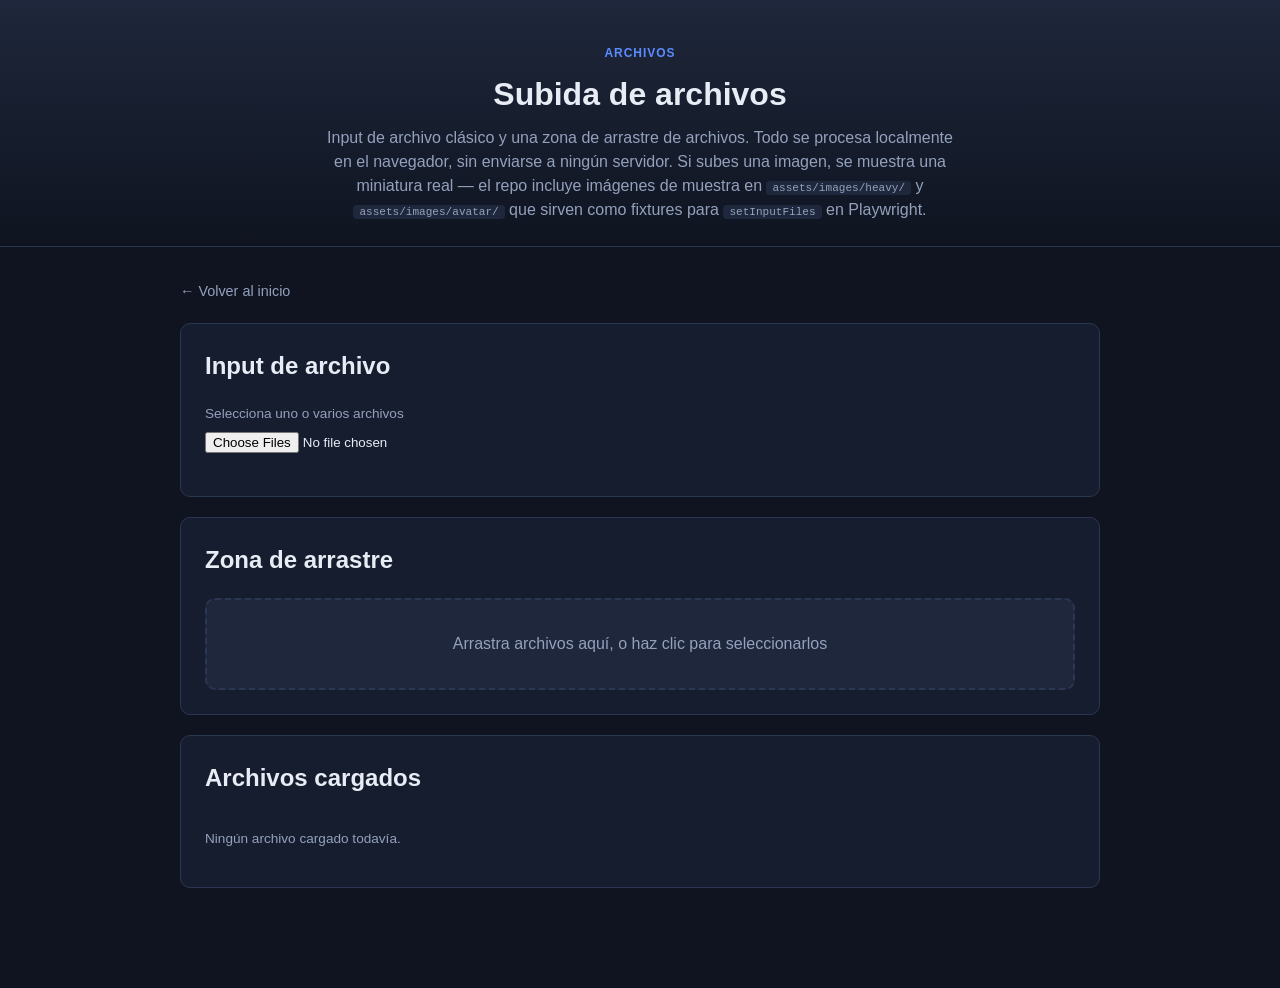
<file: pages/subida-archivos.html>
<!DOCTYPE html>
<html lang="es">
<head>
<meta charset="UTF-8" />
<meta name="viewport" content="width=device-width, initial-scale=1.0" />
<title>Subida de archivos — Page Test</title>
<link rel="stylesheet" href="../css/style.css?v=6" />
</head>
<body>

<header class="page-header">
  <span class="eyebrow">Archivos</span>
  <h1>Subida de archivos</h1>
  <p>Input de archivo clásico y una zona de arrastre de archivos. Todo se procesa localmente en el navegador, sin enviarse a ningún servidor. Si subes una imagen, se muestra una miniatura real — el repo incluye imágenes de muestra en <code>assets/images/heavy/</code> y <code>assets/images/avatar/</code> que sirven como fixtures para <code>setInputFiles</code> en Playwright.</p>
</header>

<main class="container">
  <a class="back-link" href="../index.html">← Volver al inicio</a>

  <div class="panel">
    <h2>Input de archivo</h2>
    <div class="field">
      <label for="file-input">Selecciona uno o varios archivos</label>
      <input type="file" id="file-input" data-testid="file-input" multiple />
    </div>
  </div>

  <div class="panel">
    <h2>Zona de arrastre</h2>
    <div class="dropzone" id="file-dropzone" data-testid="file-dropzone">
      Arrastra archivos aquí, o haz clic para seleccionarlos
      <input type="file" id="dropzone-input" data-testid="dropzone-file-input" multiple style="display:none;" />
    </div>
  </div>

  <div class="panel">
    <h2>Archivos cargados</h2>
    <ul class="file-list" id="file-list" data-testid="file-list"></ul>
    <p class="helper-text" id="file-list-empty" data-testid="file-list-empty">Ningún archivo cargado todavía.</p>
  </div>
</main>

<script>
  const fileInput = document.getElementById('file-input');
  const dropzone = document.getElementById('file-dropzone');
  const dropzoneInput = document.getElementById('dropzone-input');
  const fileList = document.getElementById('file-list');
  const emptyMsg = document.getElementById('file-list-empty');

  function formatSize(bytes) {
    if (bytes < 1024) return bytes + ' B';
    if (bytes < 1024 * 1024) return (bytes / 1024).toFixed(1) + ' KB';
    return (bytes / (1024 * 1024)).toFixed(1) + ' MB';
  }

  function renderFiles(fileArray) {
    fileList.innerHTML = '';
    if (!fileArray.length) {
      emptyMsg.style.display = 'block';
      return;
    }
    emptyMsg.style.display = 'none';
    fileArray.forEach((file, i) => {
      const li = document.createElement('li');
      li.setAttribute('data-testid', 'file-item-' + i);

      const left = document.createElement('span');
      left.style.display = 'flex';
      left.style.alignItems = 'center';

      if (file.type.startsWith('image/')) {
        const img = document.createElement('img');
        img.className = 'file-preview-thumb';
        img.setAttribute('data-testid', 'file-preview-' + i);
        img.alt = file.name;
        img.src = URL.createObjectURL(file);
        img.addEventListener('load', () => URL.revokeObjectURL(img.src), { once: true });
        left.appendChild(img);
      }

      const nameSpan = document.createElement('span');
      nameSpan.textContent = file.name;
      left.appendChild(nameSpan);

      const sizeSpan = document.createElement('span');
      sizeSpan.textContent = formatSize(file.size);

      li.appendChild(left);
      li.appendChild(sizeSpan);
      fileList.appendChild(li);
    });
  }

  fileInput.addEventListener('change', () => renderFiles(Array.from(fileInput.files)));
  dropzoneInput.addEventListener('change', () => renderFiles(Array.from(dropzoneInput.files)));

  dropzone.addEventListener('click', () => dropzoneInput.click());

  dropzone.addEventListener('dragover', (e) => {
    e.preventDefault();
    dropzone.classList.add('dragover');
  });
  dropzone.addEventListener('dragleave', () => dropzone.classList.remove('dragover'));
  dropzone.addEventListener('drop', (e) => {
    e.preventDefault();
    dropzone.classList.remove('dragover');
    if (e.dataTransfer.files.length) {
      renderFiles(Array.from(e.dataTransfer.files));
    }
  });
</script>

</body>
</html>
</file>
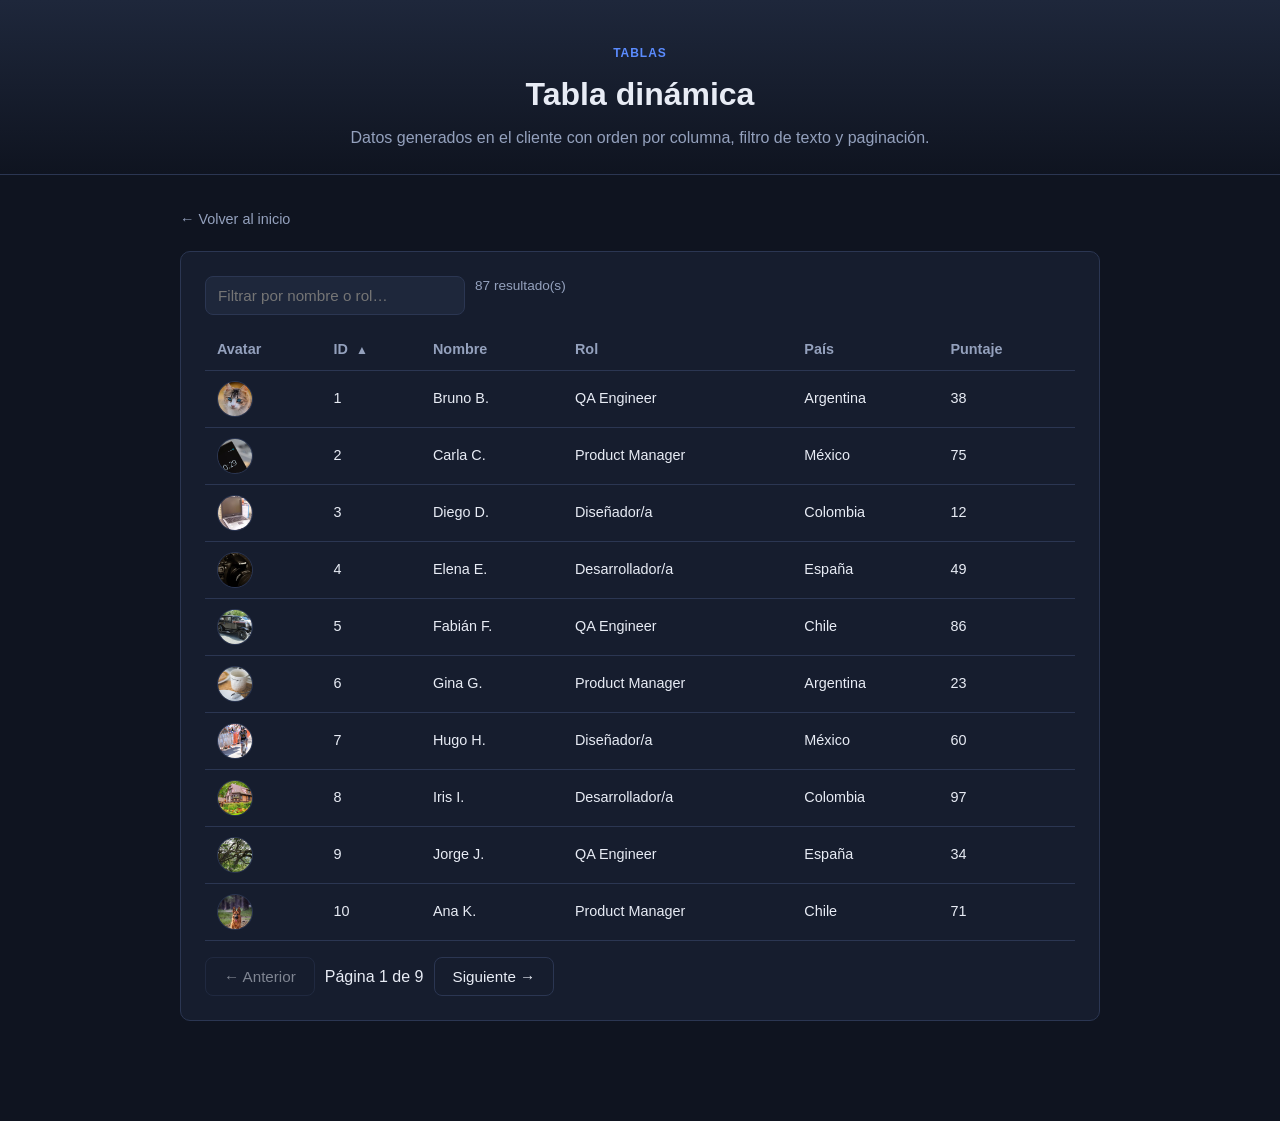
<file: pages/tabla.html>
<!DOCTYPE html>
<html lang="es">
<head>
<meta charset="UTF-8" />
<meta name="viewport" content="width=device-width, initial-scale=1.0" />
<title>Tabla dinámica — Page Test</title>
<link rel="stylesheet" href="../css/style.css?v=6" />
</head>
<body>

<header class="page-header">
  <span class="eyebrow">Tablas</span>
  <h1>Tabla dinámica</h1>
  <p>Datos generados en el cliente con orden por columna, filtro de texto y paginación.</p>
</header>

<main class="container">
  <a class="back-link" href="../index.html">← Volver al inicio</a>

  <div class="panel">
    <div class="table-toolbar">
      <input type="text" id="filter-input" data-testid="table-filter" placeholder="Filtrar por nombre o rol…" />
      <span class="helper-text" id="result-count" data-testid="table-result-count"></span>
    </div>

    <div style="overflow-x:auto;">
      <table class="data-table" data-testid="data-table">
        <thead>
          <tr>
            <th data-testid="th-avatar">Avatar</th>
            <th data-key="id" data-testid="th-id">ID <span class="arrow"></span></th>
            <th data-key="nombre" data-testid="th-nombre">Nombre <span class="arrow"></span></th>
            <th data-key="rol" data-testid="th-rol">Rol <span class="arrow"></span></th>
            <th data-key="pais" data-testid="th-pais">País <span class="arrow"></span></th>
            <th data-key="puntaje" data-testid="th-puntaje">Puntaje <span class="arrow"></span></th>
          </tr>
        </thead>
        <tbody id="table-body" data-testid="table-body"></tbody>
      </table>
    </div>

    <div class="pagination" data-testid="pagination">
      <button class="btn secondary" id="prev-page" data-testid="prev-page">← Anterior</button>
      <span id="page-info" data-testid="page-info"></span>
      <button class="btn secondary" id="next-page" data-testid="next-page">Siguiente →</button>
    </div>
  </div>
</main>

<script>
  const NOMBRES = ['Ana', 'Bruno', 'Carla', 'Diego', 'Elena', 'Fabián', 'Gina', 'Hugo', 'Iris', 'Jorge'];
  const ROLES = ['Desarrollador/a', 'QA Engineer', 'Product Manager', 'Diseñador/a'];
  const PAISES = ['Chile', 'Argentina', 'México', 'Colombia', 'España'];
  const AVATAR_LABELS = ['Perro', 'Gato', 'Celular', 'Laptop', 'Cámara', 'Auto', 'Taza', 'Bicicleta', 'Casa', 'Árbol'];

  const data = [];
  for (let i = 1; i <= 87; i++) {
    data.push({
      id: i,
      nombre: NOMBRES[i % NOMBRES.length] + ' ' + String.fromCharCode(65 + (i % 26)) + '.',
      rol: ROLES[i % ROLES.length],
      pais: PAISES[i % PAISES.length],
      puntaje: ((i * 37) % 100) + 1
    });
  }

  const PAGE_SIZE = 10;
  let sortKey = 'id';
  let sortDir = 1;
  let page = 1;

  const tbody = document.getElementById('table-body');
  const filterInput = document.getElementById('filter-input');
  const resultCount = document.getElementById('result-count');
  const pageInfo = document.getElementById('page-info');
  const prevBtn = document.getElementById('prev-page');
  const nextBtn = document.getElementById('next-page');

  function getFiltered() {
    const q = filterInput.value.trim().toLowerCase();
    let rows = data.filter(r => !q || r.nombre.toLowerCase().includes(q) || r.rol.toLowerCase().includes(q));
    rows = rows.slice().sort((a, b) => {
      const va = a[sortKey], vb = b[sortKey];
      if (va < vb) return -1 * sortDir;
      if (va > vb) return 1 * sortDir;
      return 0;
    });
    return rows;
  }

  function render() {
    const filtered = getFiltered();
    const totalPages = Math.max(1, Math.ceil(filtered.length / PAGE_SIZE));
    page = Math.min(page, totalPages);
    const start = (page - 1) * PAGE_SIZE;
    const pageRows = filtered.slice(start, start + PAGE_SIZE);

    tbody.innerHTML = '';
    pageRows.forEach(row => {
      const tr = document.createElement('tr');
      tr.setAttribute('data-testid', 'table-row-' + row.id);
      const avatarIdx = row.id % 10;
      const avatarNum = String(avatarIdx + 1).padStart(2, '0');
      tr.innerHTML =
        '<td><img class="avatar-thumb" src="../assets/images/avatar/avatar-' + avatarNum + '.jpg?v=3" ' +
          'alt="' + AVATAR_LABELS[avatarIdx] + '" data-testid="avatar-' + row.id + '" /></td>' +
        '<td data-testid="cell-id-' + row.id + '">' + row.id + '</td>' +
        '<td data-testid="cell-nombre-' + row.id + '">' + row.nombre + '</td>' +
        '<td data-testid="cell-rol-' + row.id + '">' + row.rol + '</td>' +
        '<td data-testid="cell-pais-' + row.id + '">' + row.pais + '</td>' +
        '<td data-testid="cell-puntaje-' + row.id + '">' + row.puntaje + '</td>';
      tbody.appendChild(tr);
    });

    resultCount.textContent = filtered.length + ' resultado(s)';
    pageInfo.textContent = 'Página ' + page + ' de ' + totalPages;
    prevBtn.disabled = page <= 1;
    nextBtn.disabled = page >= totalPages;

    document.querySelectorAll('th[data-key]').forEach(th => {
      const arrow = th.querySelector('.arrow');
      arrow.textContent = th.getAttribute('data-key') === sortKey ? (sortDir === 1 ? '▲' : '▼') : '';
    });
  }

  document.querySelectorAll('th[data-key]').forEach(th => {
    th.addEventListener('click', () => {
      const key = th.getAttribute('data-key');
      if (sortKey === key) {
        sortDir *= -1;
      } else {
        sortKey = key;
        sortDir = 1;
      }
      render();
    });
  });

  filterInput.addEventListener('input', () => { page = 1; render(); });
  prevBtn.addEventListener('click', () => { page--; render(); });
  nextBtn.addEventListener('click', () => { page++; render(); });

  render();
</script>

</body>
</html>
</file>
<file: css/style.css>
:root {
  --bg: #0f1420;
  --surface: #161d2e;
  --surface-alt: #1e273b;
  --border: #2b3652;
  --text: #e8ecf5;
  --muted: #94a1bd;
  --primary: #5b8cff;
  --primary-hover: #4472e8;
  --success: #35c98f;
  --danger: #ff6b6b;
  --warning: #f5b942;
  --radius: 10px;
  --shadow: 0 8px 24px rgba(0, 0, 0, 0.25);
}

* {
  box-sizing: border-box;
}

html, body {
  margin: 0;
  padding: 0;
}

body {
  background: var(--bg);
  color: var(--text);
  font-family: -apple-system, "Segoe UI", Roboto, Helvetica, Arial, sans-serif;
  line-height: 1.5;
}

.container {
  max-width: 960px;
  margin: 0 auto;
  padding: 32px 20px 80px;
}

.container--wide {
  max-width: 1500px;
}

.load-page-grid {
  display: grid;
  grid-template-columns: minmax(0, 1fr) minmax(0, 1fr);
  gap: 20px;
  align-items: start;
}

.load-col {
  display: flex;
  flex-direction: column;
  gap: 20px;
  min-width: 0;
}

.load-col .panel {
  margin-bottom: 0;
}

@media (max-width: 900px) {
  .load-page-grid {
    grid-template-columns: 1fr;
  }
}

header.page-header {
  padding: 40px 20px 24px;
  text-align: center;
  border-bottom: 1px solid var(--border);
  background: linear-gradient(180deg, var(--surface-alt), var(--bg));
}

header.page-header h1 {
  margin: 0 0 8px;
  font-size: 2rem;
}

header.page-header p {
  margin: 0 auto;
  max-width: 640px;
  color: var(--muted);
}

.eyebrow {
  display: inline-block;
  font-size: 0.75rem;
  letter-spacing: 0.08em;
  text-transform: uppercase;
  color: var(--primary);
  font-weight: 600;
  margin-bottom: 8px;
}

.back-link {
  display: inline-flex;
  align-items: center;
  gap: 6px;
  color: var(--muted);
  text-decoration: none;
  font-size: 0.9rem;
  margin-bottom: 20px;
}

.back-link:hover {
  color: var(--text);
}

/* Card grid on home */
.card-grid {
  display: grid;
  grid-template-columns: repeat(auto-fit, minmax(240px, 1fr));
  gap: 16px;
  margin-top: 24px;
}

.test-card {
  display: block;
  background: var(--surface);
  border: 1px solid var(--border);
  border-radius: var(--radius);
  padding: 20px;
  text-decoration: none;
  color: var(--text);
  transition: transform 0.15s ease, border-color 0.15s ease;
}

.test-card:hover {
  transform: translateY(-2px);
  border-color: var(--primary);
}

.test-card .icon {
  font-size: 1.6rem;
  margin-bottom: 10px;
  display: block;
}

.test-card h3 {
  margin: 0 0 6px;
  font-size: 1.05rem;
}

.test-card p {
  margin: 0;
  color: var(--muted);
  font-size: 0.88rem;
}

.tag {
  display: inline-block;
  font-size: 0.7rem;
  padding: 2px 8px;
  border-radius: 999px;
  background: var(--surface-alt);
  color: var(--muted);
  margin-top: 10px;
  border: 1px solid var(--border);
}

/* Sections / panels */
.panel {
  background: var(--surface);
  border: 1px solid var(--border);
  border-radius: var(--radius);
  padding: 24px;
  margin-bottom: 20px;
}

.panel h2 {
  margin-top: 0;
}

/* Buttons */
.btn {
  display: inline-flex;
  align-items: center;
  justify-content: center;
  gap: 6px;
  background: var(--primary);
  color: #fff;
  border: none;
  border-radius: 8px;
  padding: 10px 18px;
  font-size: 0.95rem;
  cursor: pointer;
  text-decoration: none;
}

.btn:hover {
  background: var(--primary-hover);
}

.btn.secondary {
  background: transparent;
  border: 1px solid var(--border);
  color: var(--text);
}

.btn.secondary:hover {
  border-color: var(--primary);
  background: var(--surface-alt);
}

.btn:disabled {
  opacity: 0.5;
  cursor: not-allowed;
}

/* Forms */
label {
  display: block;
  font-size: 0.85rem;
  color: var(--muted);
  margin-bottom: 6px;
}

.field {
  margin-bottom: 18px;
}

input[type="text"],
input[type="email"],
input[type="password"],
input[type="number"],
select,
textarea {
  width: 100%;
  background: var(--surface-alt);
  border: 1px solid var(--border);
  color: var(--text);
  padding: 10px 12px;
  border-radius: 8px;
  font-size: 0.95rem;
  font-family: inherit;
}

input:focus, select:focus, textarea:focus {
  outline: 2px solid var(--primary);
  outline-offset: 1px;
}

.checkbox-row, .radio-row {
  display: flex;
  align-items: center;
  gap: 8px;
  margin-bottom: 10px;
}

.checkbox-row input, .radio-row input {
  width: auto;
}

fieldset {
  border: 1px solid var(--border);
  border-radius: 8px;
  padding: 16px;
  margin: 0 0 18px;
}

fieldset legend {
  color: var(--muted);
  font-size: 0.85rem;
  padding: 0 6px;
}

/* Custom dropdown (listbox) */
.dropdown {
  position: relative;
  width: 100%;
}

.dropdown-toggle {
  width: 100%;
  text-align: left;
  background: var(--surface-alt);
  border: 1px solid var(--border);
  color: var(--text);
  padding: 10px 12px;
  border-radius: 8px;
  cursor: pointer;
  font-size: 0.95rem;
  display: flex;
  justify-content: space-between;
  align-items: center;
}

.dropdown-toggle[aria-expanded="true"] {
  border-color: var(--primary);
}

.dropdown-menu {
  list-style: none;
  margin: 6px 0 0;
  padding: 6px;
  position: absolute;
  z-index: 10;
  left: 0;
  right: 0;
  background: var(--surface-alt);
  border: 1px solid var(--border);
  border-radius: 8px;
  box-shadow: var(--shadow);
}

.dropdown-menu[hidden] {
  display: none;
}

.dropdown-option {
  padding: 8px 10px;
  border-radius: 6px;
  cursor: pointer;
  font-size: 0.9rem;
}

.dropdown-option:hover,
.dropdown-option.active {
  background: var(--primary);
  color: #fff;
}

/* Double-click select cards */
.select-card-grid {
  display: grid;
  grid-template-columns: repeat(auto-fit, minmax(150px, 1fr));
  gap: 12px;
}

.select-card {
  border: 2px solid var(--border);
  border-radius: 8px;
  padding: 16px;
  text-align: center;
  cursor: pointer;
  user-select: none;
  background: var(--surface-alt);
}

.select-card.selected {
  border-color: var(--success);
  background: rgba(53, 201, 143, 0.12);
}

.select-card .hint {
  display: block;
  font-size: 0.75rem;
  color: var(--muted);
  margin-top: 6px;
}

/* iframe box */
.iframe-box {
  border: 1px solid var(--border);
  border-radius: 8px;
  overflow: hidden;
  background: var(--surface-alt);
}

.iframe-box iframe {
  width: 100%;
  height: 220px;
  border: none;
  display: block;
}

.iframe-box--tall iframe {
  height: 300px;
}

/* Status banners */
.status {
  display: inline-flex;
  align-items: center;
  gap: 8px;
  padding: 8px 14px;
  border-radius: 999px;
  font-size: 0.85rem;
  font-weight: 600;
  border: 1px solid var(--border);
}

.status--pending {
  color: var(--warning);
  border-color: var(--warning);
}

.status--done {
  color: var(--success);
  border-color: var(--success);
}

.status--idle {
  color: var(--muted);
}

.progress-bar {
  height: 8px;
  background: var(--surface-alt);
  border-radius: 999px;
  overflow: hidden;
  border: 1px solid var(--border);
  margin: 12px 0;
}

.progress-bar > div {
  height: 100%;
  background: var(--primary);
  width: 0%;
  transition: width 0.1s linear;
}

/* Heavy content list */
.item-list {
  display: grid;
  grid-template-columns: repeat(auto-fill, minmax(240px, 1fr));
  gap: 10px;
  margin-top: 16px;
}

.item-list .item {
  background: var(--surface-alt);
  border: 1px solid var(--border);
  border-radius: 8px;
  padding: 12px 14px;
  font-size: 0.85rem;
  color: var(--muted);
}

/* Table */
.table-toolbar {
  display: flex;
  gap: 10px;
  margin-bottom: 14px;
  flex-wrap: wrap;
}

.table-toolbar input {
  max-width: 260px;
}

table.data-table {
  width: 100%;
  border-collapse: collapse;
  font-size: 0.9rem;
}

.data-table th, .data-table td {
  padding: 10px 12px;
  border-bottom: 1px solid var(--border);
  text-align: left;
}

.data-table th {
  cursor: pointer;
  color: var(--muted);
  user-select: none;
  white-space: nowrap;
}

.data-table th .arrow {
  font-size: 0.75rem;
  margin-left: 4px;
}

.pagination {
  display: flex;
  align-items: center;
  gap: 10px;
  margin-top: 16px;
  flex-wrap: wrap;
}

/* Dropzones */
.dropzone {
  border: 2px dashed var(--border);
  border-radius: var(--radius);
  padding: 32px;
  text-align: center;
  color: var(--muted);
  background: var(--surface-alt);
}

.dropzone.dragover {
  border-color: var(--primary);
  color: var(--text);
  background: rgba(91, 140, 255, 0.08);
}

.draggable-row {
  display: flex;
  gap: 16px;
  flex-wrap: wrap;
  margin-bottom: 20px;
}

.draggable-item {
  padding: 14px 18px;
  background: var(--surface-alt);
  border: 1px solid var(--border);
  border-radius: 8px;
  cursor: grab;
}

.draggable-item.dragging {
  opacity: 0.4;
}

.drop-target {
  min-height: 90px;
  border: 2px dashed var(--border);
  border-radius: 8px;
  padding: 12px;
  display: flex;
  flex-wrap: wrap;
  gap: 10px;
  align-content: flex-start;
}

.drop-target.dragover {
  border-color: var(--primary);
  background: rgba(91, 140, 255, 0.08);
}

/* File list */
.file-list {
  list-style: none;
  padding: 0;
  margin: 16px 0 0;
  display: grid;
  gap: 8px;
}

.file-list li {
  background: var(--surface-alt);
  border: 1px solid var(--border);
  border-radius: 8px;
  padding: 10px 14px;
  font-size: 0.85rem;
  display: flex;
  justify-content: space-between;
}

/* Modal */
.modal-overlay {
  position: fixed;
  inset: 0;
  background: rgba(0, 0, 0, 0.55);
  display: flex;
  align-items: center;
  justify-content: center;
  z-index: 100;
}

.modal-overlay[hidden] {
  display: none;
}

.modal {
  background: var(--surface);
  border: 1px solid var(--border);
  border-radius: var(--radius);
  padding: 24px;
  max-width: 420px;
  width: 90%;
  box-shadow: var(--shadow);
}

.modal-actions {
  display: flex;
  justify-content: flex-end;
  gap: 10px;
  margin-top: 20px;
}

.helper-text {
  color: var(--muted);
  font-size: 0.85rem;
}

code {
  background: var(--surface-alt);
  padding: 1px 6px;
  border-radius: 4px;
  font-size: 0.85em;
}

/* Devtools-style timing panel */
.metrics-table {
  display: grid;
  gap: 8px;
  margin-top: 16px;
}

.metric-row {
  display: grid;
  grid-template-columns: 220px 1fr 90px 70px;
  align-items: center;
  gap: 12px;
  font-size: 0.85rem;
}

.metric-row .metric-label {
  color: var(--text);
}

.metric-row .metric-bar-track {
  background: var(--surface-alt);
  border: 1px solid var(--border);
  border-radius: 4px;
  height: 10px;
  overflow: hidden;
}

.metric-row .metric-bar-fill {
  height: 100%;
  width: 0%;
  background: var(--primary);
}

.metric-row.is-custom .metric-bar-fill {
  background: var(--success);
}

.metric-row .metric-value {
  text-align: right;
  color: var(--muted);
  font-variant-numeric: tabular-nums;
}

.metric-row .metric-flag {
  text-align: center;
}

/* Image gallery / lazy loading */
.image-grid {
  display: grid;
  grid-template-columns: repeat(auto-fill, minmax(160px, 1fr));
  gap: 12px;
  margin-top: 16px;
}

.image-grid--compact {
  grid-template-columns: repeat(auto-fill, minmax(110px, 1fr));
  gap: 8px;
}

.image-tile {
  position: relative;
  aspect-ratio: 4 / 3;
  border-radius: 8px;
  overflow: hidden;
  border: 1px solid var(--border);
  background: linear-gradient(100deg, var(--surface-alt) 30%, #29344d 50%, var(--surface-alt) 70%);
  background-size: 200% 100%;
  animation: shimmer 1.3s infinite linear;
}

.image-tile.is-loaded {
  animation: none;
  background: none;
}

.image-tile img {
  width: 100%;
  height: 100%;
  object-fit: cover;
  display: block;
  opacity: 0;
  transition: opacity 0.25s ease;
}

.image-tile.is-loaded img {
  opacity: 1;
}

@keyframes shimmer {
  0% { background-position: 200% 0; }
  100% { background-position: -200% 0; }
}

.avatar-thumb {
  width: 36px;
  height: 36px;
  border-radius: 50%;
  object-fit: cover;
  border: 1px solid var(--border);
  vertical-align: middle;
}

.avatar-pick-grid {
  display: flex;
  flex-wrap: wrap;
  gap: 12px;
}

.avatar-pick {
  border: 2px solid transparent;
  border-radius: 50%;
  padding: 3px;
  cursor: pointer;
  line-height: 0;
}

.avatar-pick img {
  width: 56px;
  height: 56px;
  border-radius: 50%;
  display: block;
}

.avatar-pick.selected {
  border-color: var(--success);
}

.banner-image {
  width: 100%;
  aspect-ratio: 16 / 9;
  object-fit: cover;
  border-radius: var(--radius);
  border: 1px solid var(--border);
  margin-top: 16px;
  display: block;
}

.banner-wrapper {
  position: relative;
}

/* Only banner images inside a .banner-wrapper support the delayed-reveal state
   (used on pestana-destino.html) — plain .banner-image usages elsewhere show immediately. */
.banner-wrapper .banner-image {
  opacity: 0;
  transition: opacity 0.4s ease;
}

.banner-wrapper .banner-image.is-revealed {
  opacity: 1;
}

.banner-skeleton {
  position: absolute;
  inset: 0;
  top: 16px;
  border-radius: var(--radius);
  border: 1px solid var(--border);
  background: linear-gradient(100deg, var(--surface-alt) 30%, #29344d 50%, var(--surface-alt) 70%);
  background-size: 200% 100%;
  animation: shimmer 1.3s infinite linear;
}

.banner-skeleton[hidden] {
  display: none;
}

.file-preview-thumb {
  width: 40px;
  height: 40px;
  object-fit: cover;
  border-radius: 6px;
  border: 1px solid var(--border);
  margin-right: 10px;
}
</file>
